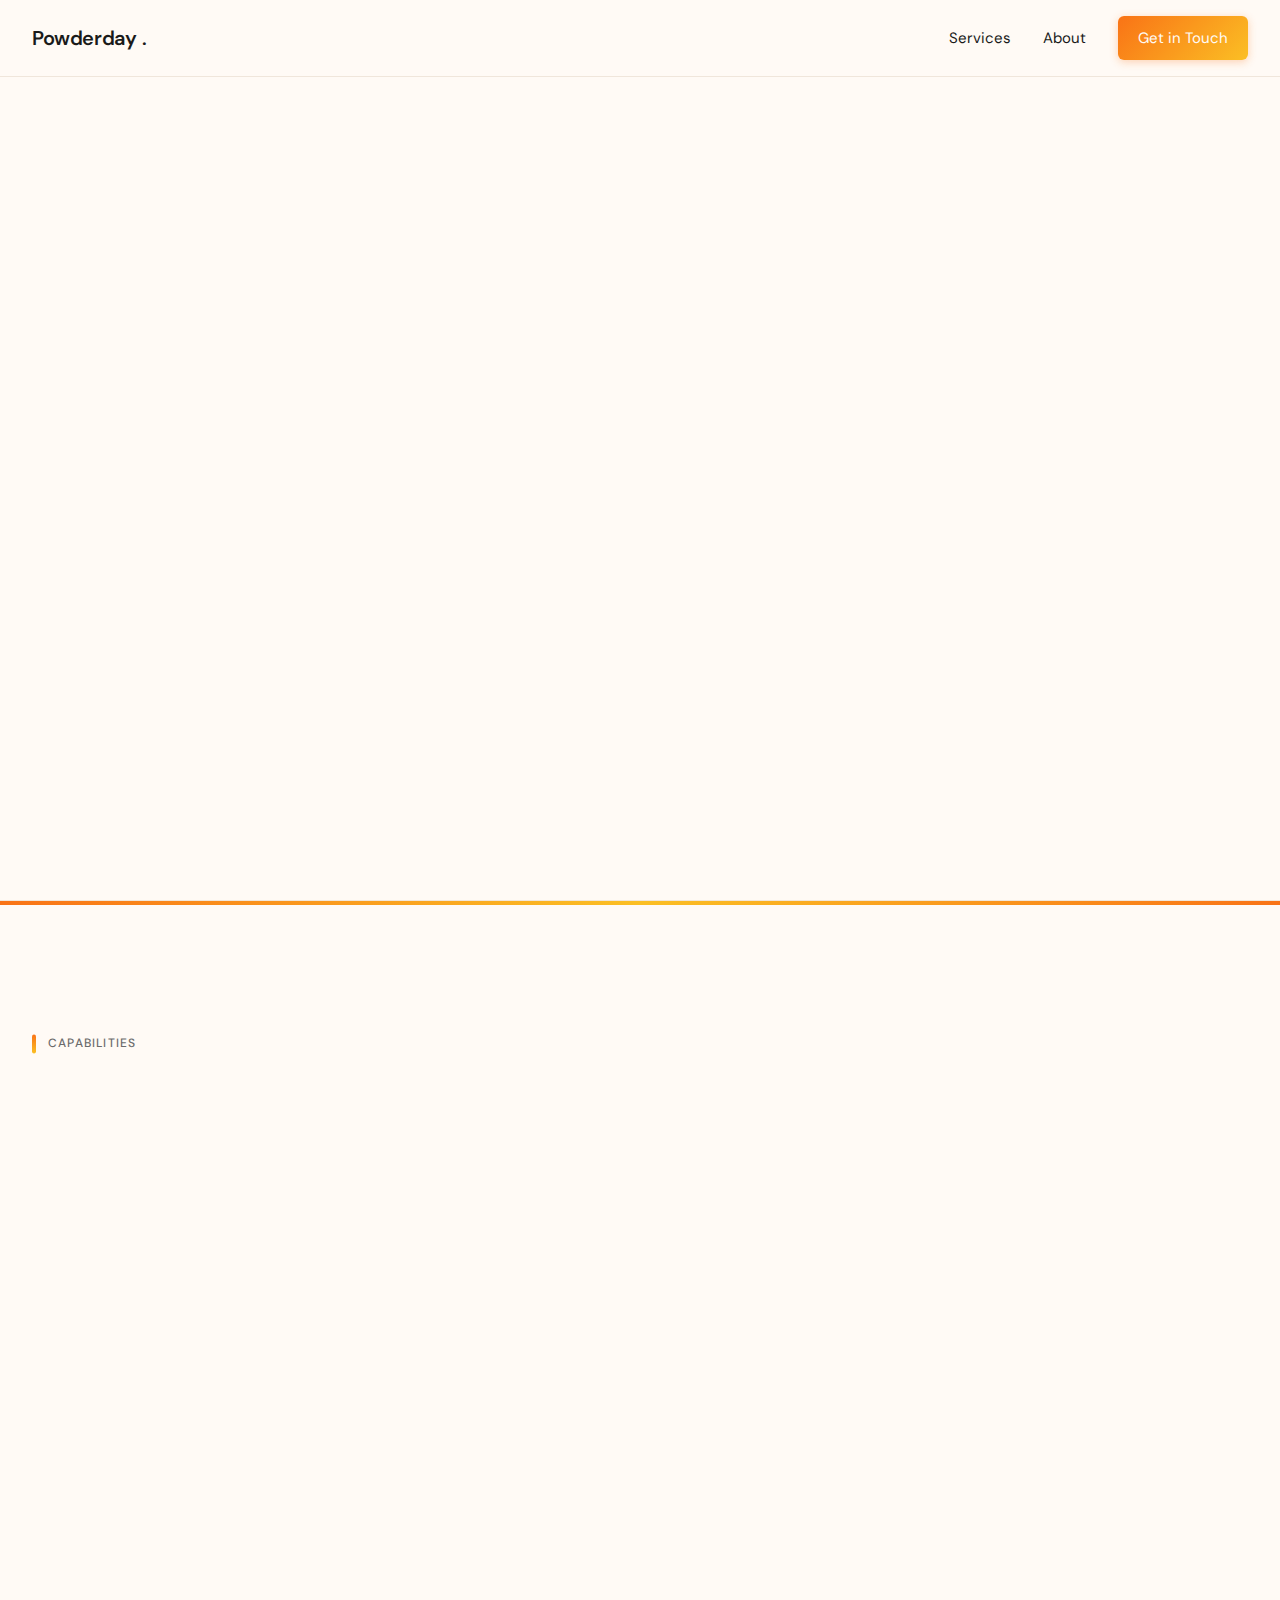
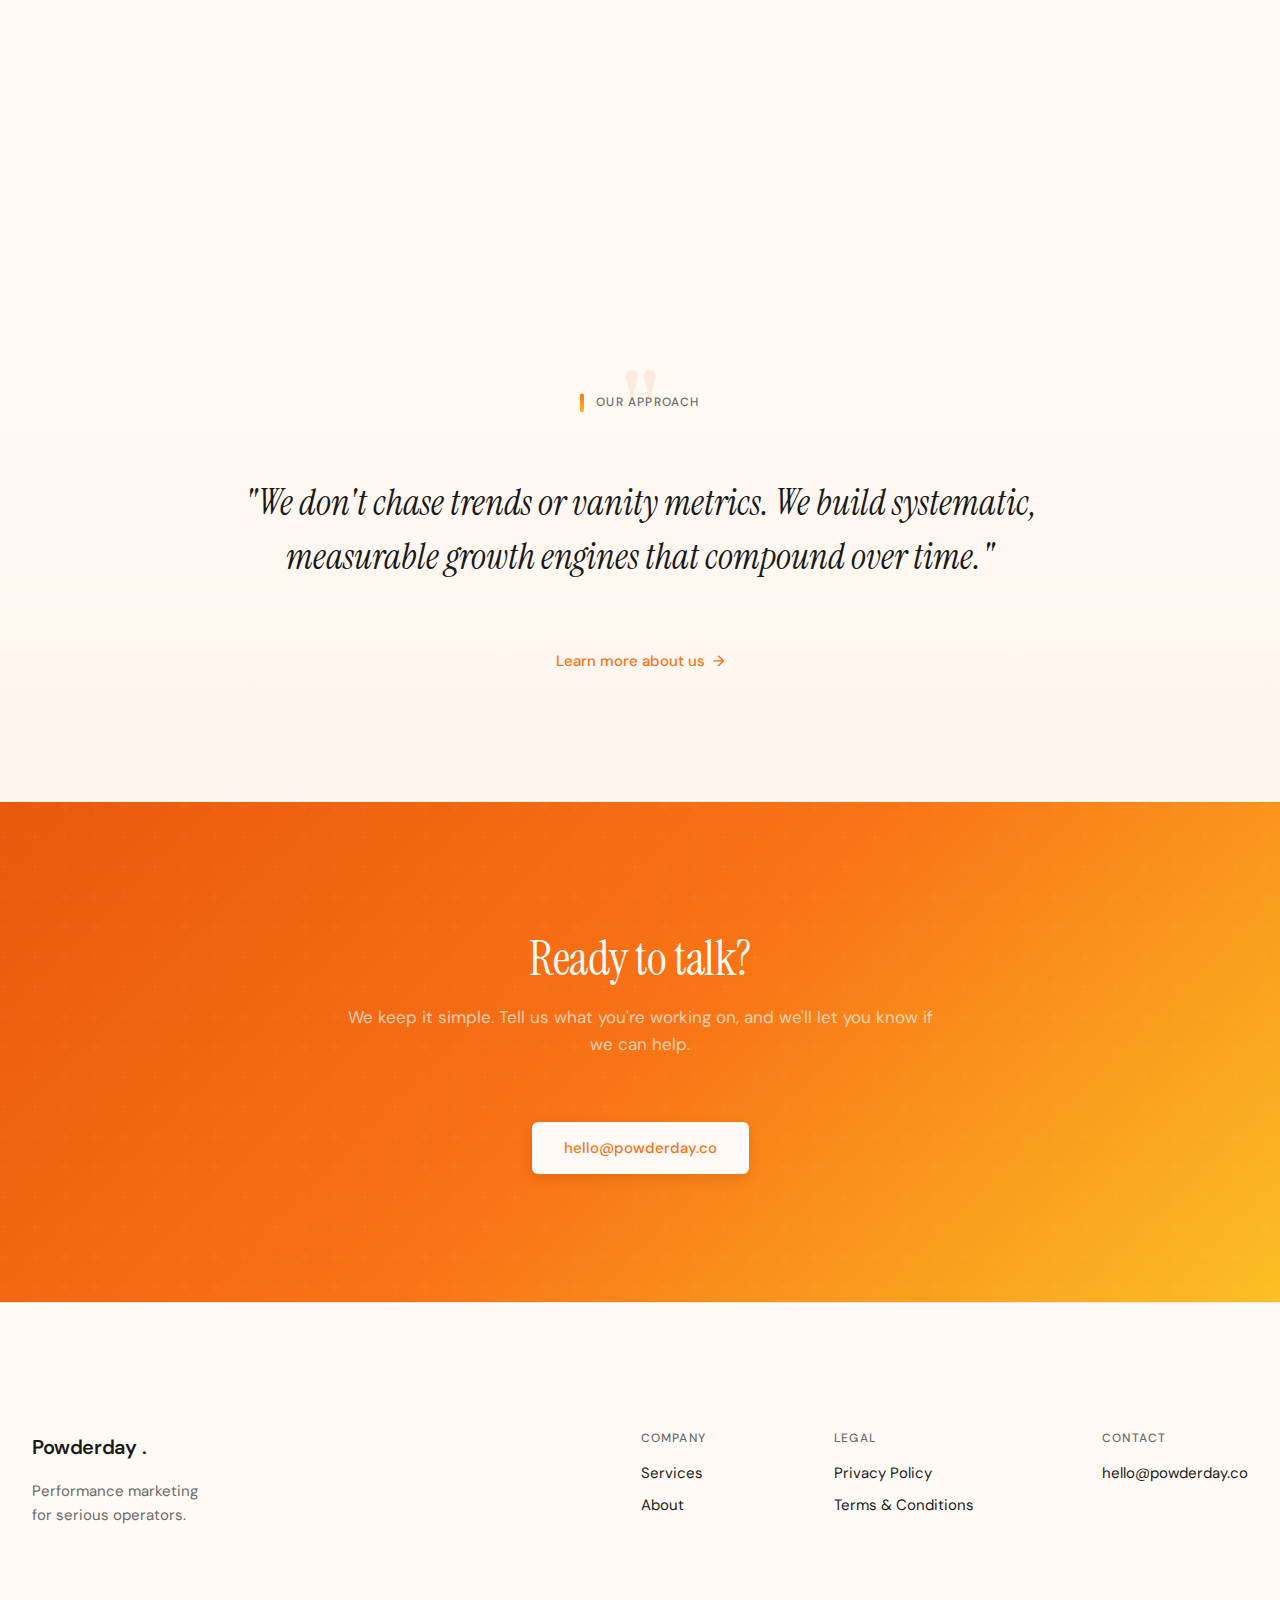
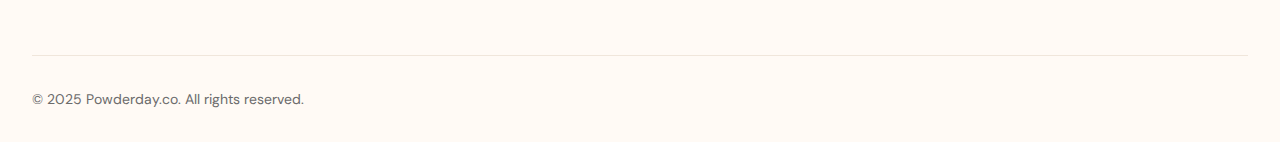
<file: index.html>
<!DOCTYPE html>
<html lang="en">
<head>
    <meta charset="UTF-8">
    <meta name="viewport" content="width=device-width, initial-scale=1.0">
    <title>Powderday.co | Performance Marketing & User Acquisition</title>
    <meta name="description" content="Powderday.co specializes in paid advertising, user acquisition, and monetization strategy across email and SMS channels.">
    <link rel="preconnect" href="https://fonts.googleapis.com">
    <link rel="preconnect" href="https://fonts.gstatic.com" crossorigin>
    <link href="https://fonts.googleapis.com/css2?family=DM+Sans:ital,opsz,wght@0,9..40,300;0,9..40,400;0,9..40,500;1,9..40,300;1,9..40,400&family=Instrument+Serif:ital@0;1&display=swap" rel="stylesheet">
    <link rel="stylesheet" href="styles.css">
</head>
<body>
    <nav class="nav">
        <div class="nav-container">
            <a href="index.html" class="logo">Powderday<span class="logo-dot">.</span></a>
            <div class="nav-links">
                <a href="services.html">Services</a>
                <a href="about.html">About</a>
                <a href="mailto:hello@powderday.co" class="nav-cta">Get in Touch</a>
            </div>
            <button class="mobile-menu-btn" aria-label="Menu">
                <span></span>
                <span></span>
            </button>
        </div>
    </nav>

    <div class="mobile-menu">
        <a href="services.html">Services</a>
        <a href="about.html">About</a>
        <a href="mailto:hello@powderday.co">Get in Touch</a>
    </div>

    <main>
        <section class="hero">
            <div class="hero-content">
                <h1>We help brands <em>acquire</em> and <em>monetize</em> customers.</h1>
                <p class="hero-sub">Paid advertising, user acquisition, and revenue optimization across email and SMS—built on data, delivered with precision.</p>
                <a href="services.html" class="btn">What We Do</a>
            </div>
        </section>

        <section class="capabilities">
            <div class="section-header">
                <span class="section-label">Capabilities</span>
            </div>
            <div class="capabilities-grid">
                <div class="capability-item">
                    <span class="capability-number">01</span>
                    <h3>Paid Advertising</h3>
                    <p>Strategic media buying across platforms that actually move the needle. We focus on efficiency and scale.</p>
                </div>
                <div class="capability-item">
                    <span class="capability-number">02</span>
                    <h3>User Acquisition</h3>
                    <p>Full-funnel acquisition strategies designed to bring in customers who convert and retain.</p>
                </div>
                <div class="capability-item">
                    <span class="capability-number">03</span>
                    <h3>Email Monetization</h3>
                    <p>Revenue-focused email programs that maximize the value of every subscriber on your list.</p>
                </div>
                <div class="capability-item">
                    <span class="capability-number">04</span>
                    <h3>SMS Strategy</h3>
                    <p>High-impact SMS campaigns that drive immediate action without burning out your audience.</p>
                </div>
            </div>
        </section>

        <section class="philosophy">
            <div class="philosophy-content">
                <span class="section-label">Our Approach</span>
                <blockquote>
                    "We don't chase trends or vanity metrics. We build systematic, measurable growth engines that compound over time."
                </blockquote>
                <a href="about.html" class="link-arrow">Learn more about us</a>
            </div>
        </section>

        <section class="cta-section">
            <div class="cta-content">
                <h2>Ready to talk?</h2>
                <p>We keep it simple. Tell us what you're working on, and we'll let you know if we can help.</p>
                <a href="mailto:hello@powderday.co" class="btn btn-light">hello@powderday.co</a>
            </div>
        </section>
    </main>

    <footer class="footer">
        <div class="footer-container">
            <div class="footer-brand">
                <a href="index.html" class="logo">Powderday<span class="logo-dot">.</span></a>
                <p>Performance marketing<br>for serious operators.</p>
            </div>
            <div class="footer-links">
                <div class="footer-col">
                    <h4>Company</h4>
                    <a href="services.html">Services</a>
                    <a href="about.html">About</a>
                </div>
                <div class="footer-col">
                    <h4>Legal</h4>
                    <a href="privacy.html">Privacy Policy</a>
                    <a href="terms.html">Terms & Conditions</a>
                </div>
                <div class="footer-col">
                    <h4>Contact</h4>
                    <a href="mailto:hello@powderday.co">hello@powderday.co</a>
                </div>
            </div>
        </div>
        <div class="footer-bottom">
            <p>&copy; 2025 Powderday.co. All rights reserved.</p>
        </div>
    </footer>

    <script src="script.js"></script>
</body>
</html>
</file>
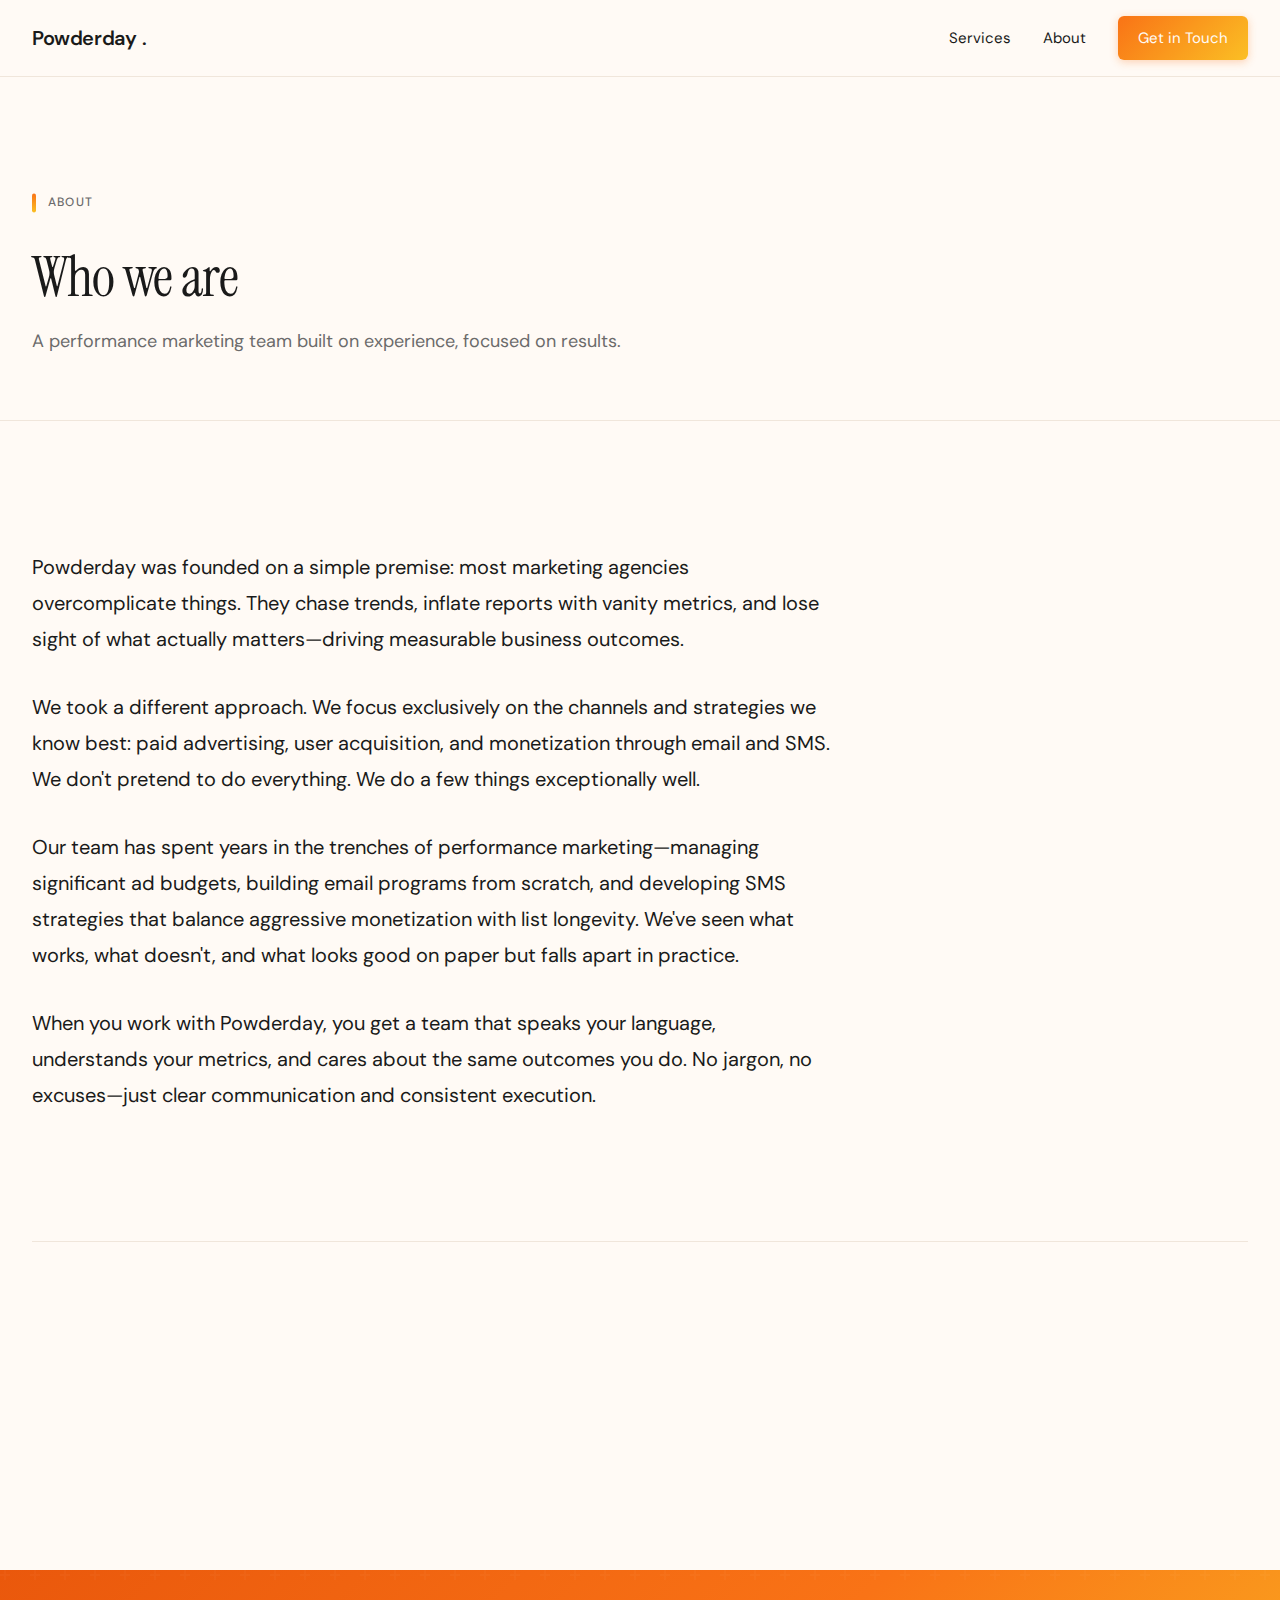
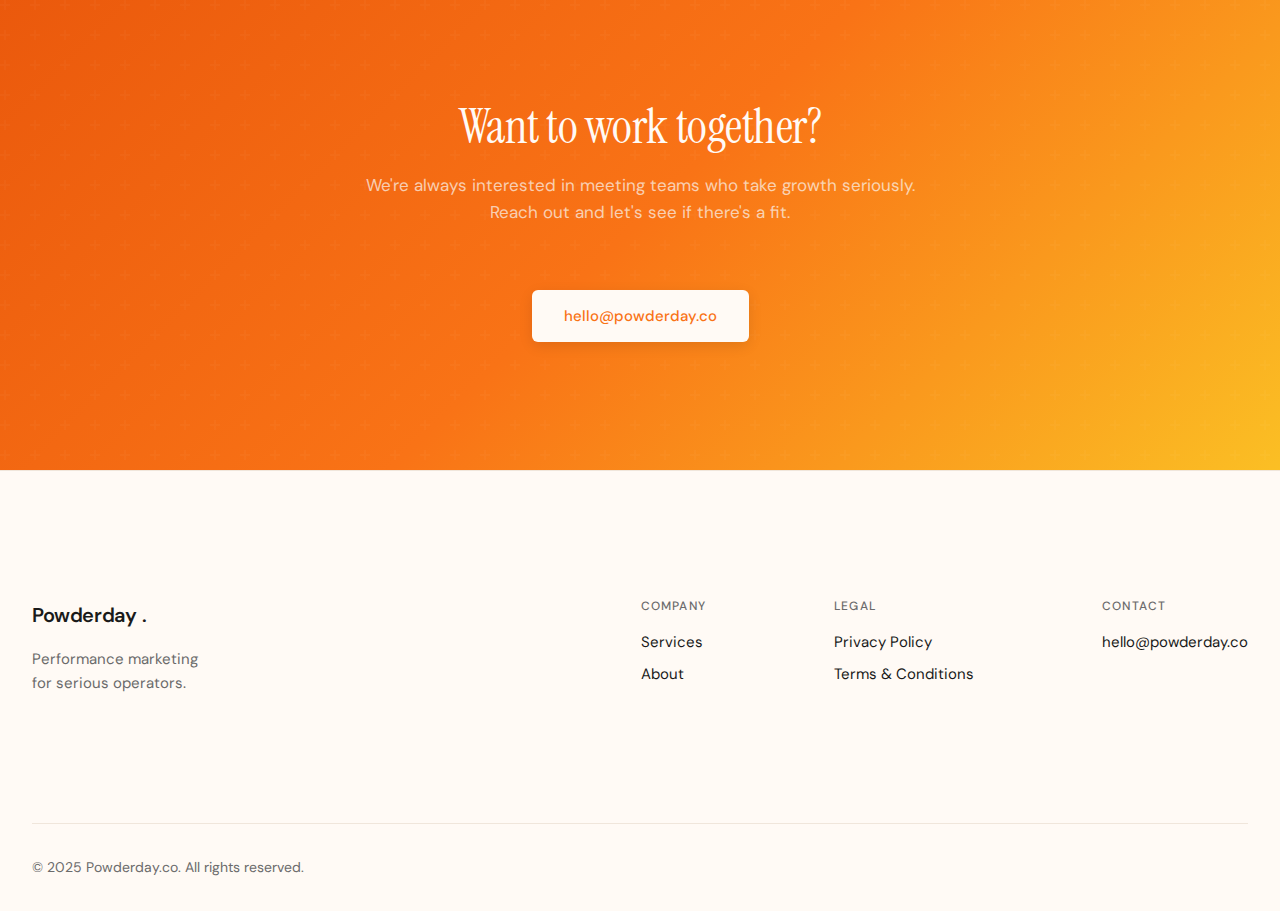
<file: about.html>
<!DOCTYPE html>
<html lang="en">
<head>
    <meta charset="UTF-8">
    <meta name="viewport" content="width=device-width, initial-scale=1.0">
    <title>About Us | Powderday.co</title>
    <meta name="description" content="Learn about Powderday.co and our approach to performance marketing.">
    <link rel="preconnect" href="https://fonts.googleapis.com">
    <link rel="preconnect" href="https://fonts.gstatic.com" crossorigin>
    <link href="https://fonts.googleapis.com/css2?family=DM+Sans:ital,opsz,wght@0,9..40,300;0,9..40,400;0,9..40,500;1,9..40,300;1,9..40,400&family=Instrument+Serif:ital@0;1&display=swap" rel="stylesheet">
    <link rel="stylesheet" href="styles.css">
</head>
<body>
    <nav class="nav">
        <div class="nav-container">
            <a href="index.html" class="logo">Powderday<span class="logo-dot">.</span></a>
            <div class="nav-links">
                <a href="services.html">Services</a>
                <a href="about.html">About</a>
                <a href="mailto:hello@powderday.co" class="nav-cta">Get in Touch</a>
            </div>
            <button class="mobile-menu-btn" aria-label="Menu">
                <span></span>
                <span></span>
            </button>
        </div>
    </nav>

    <div class="mobile-menu">
        <a href="services.html">Services</a>
        <a href="about.html">About</a>
        <a href="mailto:hello@powderday.co">Get in Touch</a>
    </div>

    <main>
        <header class="page-header">
            <div class="page-header-content">
                <span class="section-label">About</span>
                <h1>Who we are</h1>
                <p>A performance marketing team built on experience, focused on results.</p>
            </div>
        </header>

        <section class="about-section">
            <div class="about-container">
                
                <div class="about-intro">
                    <p>Powderday was founded on a simple premise: most marketing agencies overcomplicate things. They chase trends, inflate reports with vanity metrics, and lose sight of what actually matters—driving measurable business outcomes.</p>
                    
                    <p>We took a different approach. We focus exclusively on the channels and strategies we know best: paid advertising, user acquisition, and monetization through email and SMS. We don't pretend to do everything. We do a few things exceptionally well.</p>
                    
                    <p>Our team has spent years in the trenches of performance marketing—managing significant ad budgets, building email programs from scratch, and developing SMS strategies that balance aggressive monetization with list longevity. We've seen what works, what doesn't, and what looks good on paper but falls apart in practice.</p>
                    
                    <p>When you work with Powderday, you get a team that speaks your language, understands your metrics, and cares about the same outcomes you do. No jargon, no excuses—just clear communication and consistent execution.</p>
                </div>

                <div class="values-grid">
                    <div class="value-item">
                        <h3>Clarity over complexity</h3>
                        <p>We believe the best strategies are the ones you can explain in a sentence. If we can't articulate why we're doing something, we don't do it.</p>
                    </div>
                    <div class="value-item">
                        <h3>Results over activity</h3>
                        <p>We don't measure success by how busy we are. We measure it by the outcomes we deliver. Revenue, efficiency, and growth—that's what matters.</p>
                    </div>
                    <div class="value-item">
                        <h3>Partnership over service</h3>
                        <p>We work best with clients who see us as an extension of their team. We're invested in your success because your success is how we define ours.</p>
                    </div>
                </div>

            </div>
        </section>

        <section class="cta-section">
            <div class="cta-content">
                <h2>Want to work together?</h2>
                <p>We're always interested in meeting teams who take growth seriously. Reach out and let's see if there's a fit.</p>
                <a href="mailto:hello@powderday.co" class="btn btn-light">hello@powderday.co</a>
            </div>
        </section>
    </main>

    <footer class="footer">
        <div class="footer-container">
            <div class="footer-brand">
                <a href="index.html" class="logo">Powderday<span class="logo-dot">.</span></a>
                <p>Performance marketing<br>for serious operators.</p>
            </div>
            <div class="footer-links">
                <div class="footer-col">
                    <h4>Company</h4>
                    <a href="services.html">Services</a>
                    <a href="about.html">About</a>
                </div>
                <div class="footer-col">
                    <h4>Legal</h4>
                    <a href="privacy.html">Privacy Policy</a>
                    <a href="terms.html">Terms & Conditions</a>
                </div>
                <div class="footer-col">
                    <h4>Contact</h4>
                    <a href="mailto:hello@powderday.co">hello@powderday.co</a>
                </div>
            </div>
        </div>
        <div class="footer-bottom">
            <p>&copy; 2025 Powderday.co. All rights reserved.</p>
        </div>
    </footer>

    <script src="script.js"></script>
</body>
</html>
</file>
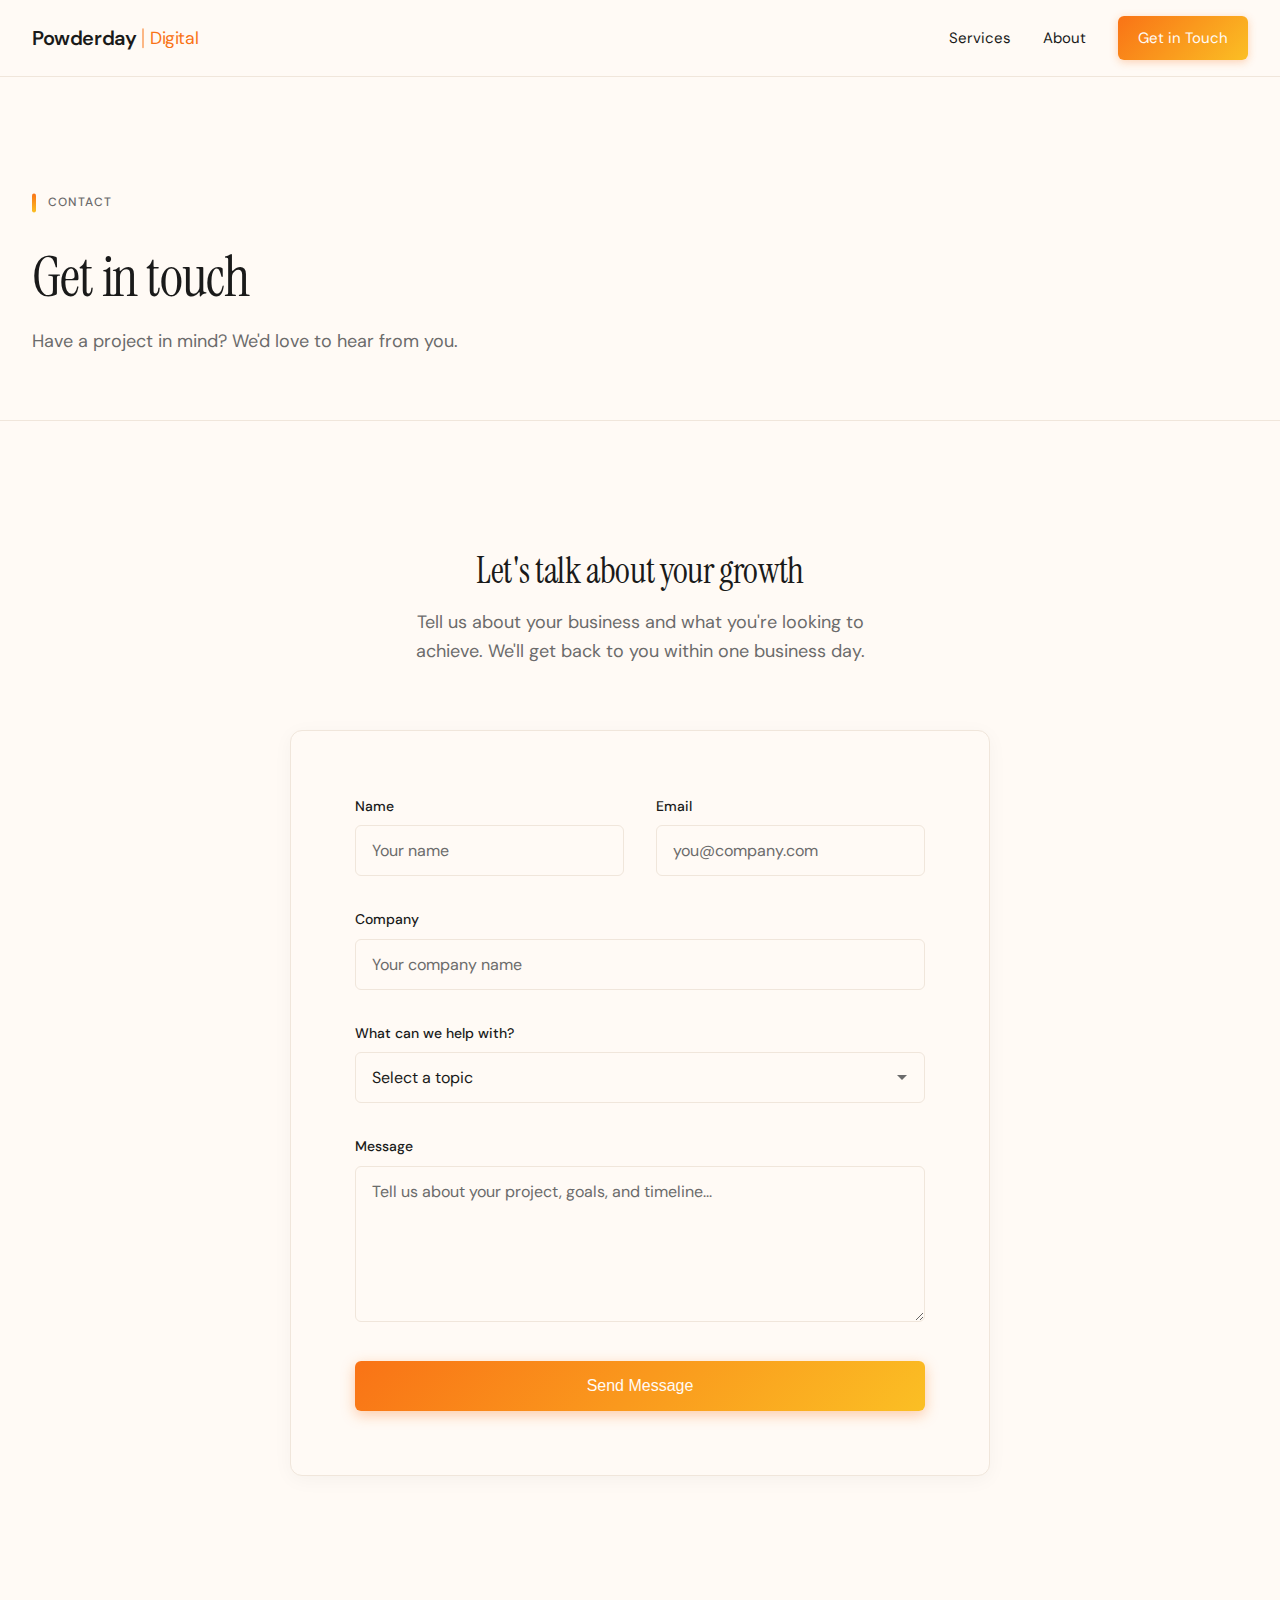
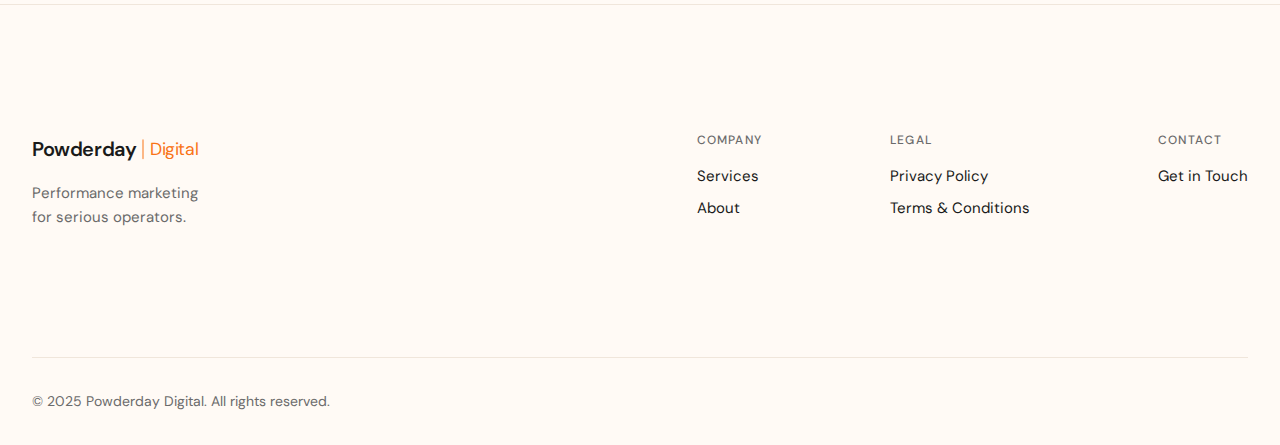
<file: contact.html>
<!DOCTYPE html>
<html lang="en">
<head>
    <meta charset="UTF-8">
    <meta name="viewport" content="width=device-width, initial-scale=1.0">
    <title>Contact Us | Powderday Digital</title>
    <meta name="description" content="Get in touch with Powderday Digital. We'd love to hear about your project.">
    <link rel="preconnect" href="https://fonts.googleapis.com">
    <link rel="preconnect" href="https://fonts.gstatic.com" crossorigin>
    <link href="https://fonts.googleapis.com/css2?family=DM+Sans:ital,opsz,wght@0,9..40,300;0,9..40,400;0,9..40,500;1,9..40,300;1,9..40,400&family=Instrument+Serif:ital@0;1&display=swap" rel="stylesheet">
    <link rel="stylesheet" href="styles.css">
</head>
<body>
    <nav class="nav">
        <div class="nav-container">
            <a href="index.html" class="logo">Powderday<span class="logo-accent">Digital</span></a>
            <div class="nav-links">
                <a href="services.html">Services</a>
                <a href="about.html">About</a>
                <a href="contact.html" class="nav-cta">Get in Touch</a>
            </div>
            <button class="mobile-menu-btn" aria-label="Menu">
                <span></span>
                <span></span>
            </button>
        </div>
    </nav>

    <div class="mobile-menu">
        <a href="services.html">Services</a>
        <a href="about.html">About</a>
        <a href="contact.html">Get in Touch</a>
    </div>

    <main>
        <header class="page-header">
            <div class="page-header-content">
                <span class="section-label">Contact</span>
                <h1>Get in touch</h1>
                <p>Have a project in mind? We'd love to hear from you.</p>
            </div>
        </header>

        <section class="contact-section">
            <div class="contact-container">
                <div class="contact-intro">
                    <h2>Let's talk about your growth</h2>
                    <p>Tell us about your business and what you're looking to achieve. We'll get back to you within one business day.</p>
                </div>

                <form class="contact-form" action="https://formsubmit.co/0a56fbc7c13dbd0cc9b4cd45f0c0bcf2" method="POST">
                    <!-- FormSubmit configuration -->
                    <input type="hidden" name="_subject" value="New contact from Powderday Digital website">
                    <input type="hidden" name="_captcha" value="false">
                    <input type="hidden" name="_template" value="table">
                    <input type="text" name="_honey" style="display:none">

                    <div class="form-row">
                        <div class="form-group">
                            <label for="name">Name</label>
                            <input type="text" id="name" name="name" required placeholder="Your name">
                        </div>
                        <div class="form-group">
                            <label for="email">Email</label>
                            <input type="email" id="email" name="email" required placeholder="you@company.com">
                        </div>
                    </div>

                    <div class="form-group">
                        <label for="company">Company</label>
                        <input type="text" id="company" name="company" placeholder="Your company name">
                    </div>

                    <div class="form-group">
                        <label for="subject">What can we help with?</label>
                        <select id="subject" name="subject" required>
                            <option value="" disabled selected>Select a topic</option>
                            <option value="Paid Advertising">Paid Advertising</option>
                            <option value="User Acquisition">User Acquisition</option>
                            <option value="Email Monetization">Email Monetization</option>
                            <option value="SMS Strategy">SMS Strategy</option>
                            <option value="General Inquiry">General Inquiry</option>
                        </select>
                    </div>

                    <div class="form-group">
                        <label for="message">Message</label>
                        <textarea id="message" name="message" rows="6" required placeholder="Tell us about your project, goals, and timeline..."></textarea>
                    </div>

                    <button type="submit" class="btn btn-submit">Send Message</button>
                </form>
            </div>
        </section>
    </main>

    <footer class="footer">
        <div class="footer-container">
            <div class="footer-brand">
                <a href="index.html" class="logo">Powderday<span class="logo-accent">Digital</span></a>
                <p>Performance marketing<br>for serious operators.</p>
            </div>
            <div class="footer-links">
                <div class="footer-col">
                    <h4>Company</h4>
                    <a href="services.html">Services</a>
                    <a href="about.html">About</a>
                </div>
                <div class="footer-col">
                    <h4>Legal</h4>
                    <a href="privacy.html">Privacy Policy</a>
                    <a href="terms.html">Terms & Conditions</a>
                </div>
                <div class="footer-col">
                    <h4>Contact</h4>
                    <a href="contact.html">Get in Touch</a>
                </div>
            </div>
        </div>
        <div class="footer-bottom">
            <p>&copy; 2025 Powderday Digital. All rights reserved.</p>
        </div>
    </footer>

    <script src="script.js"></script>
</body>
</html>
</file>
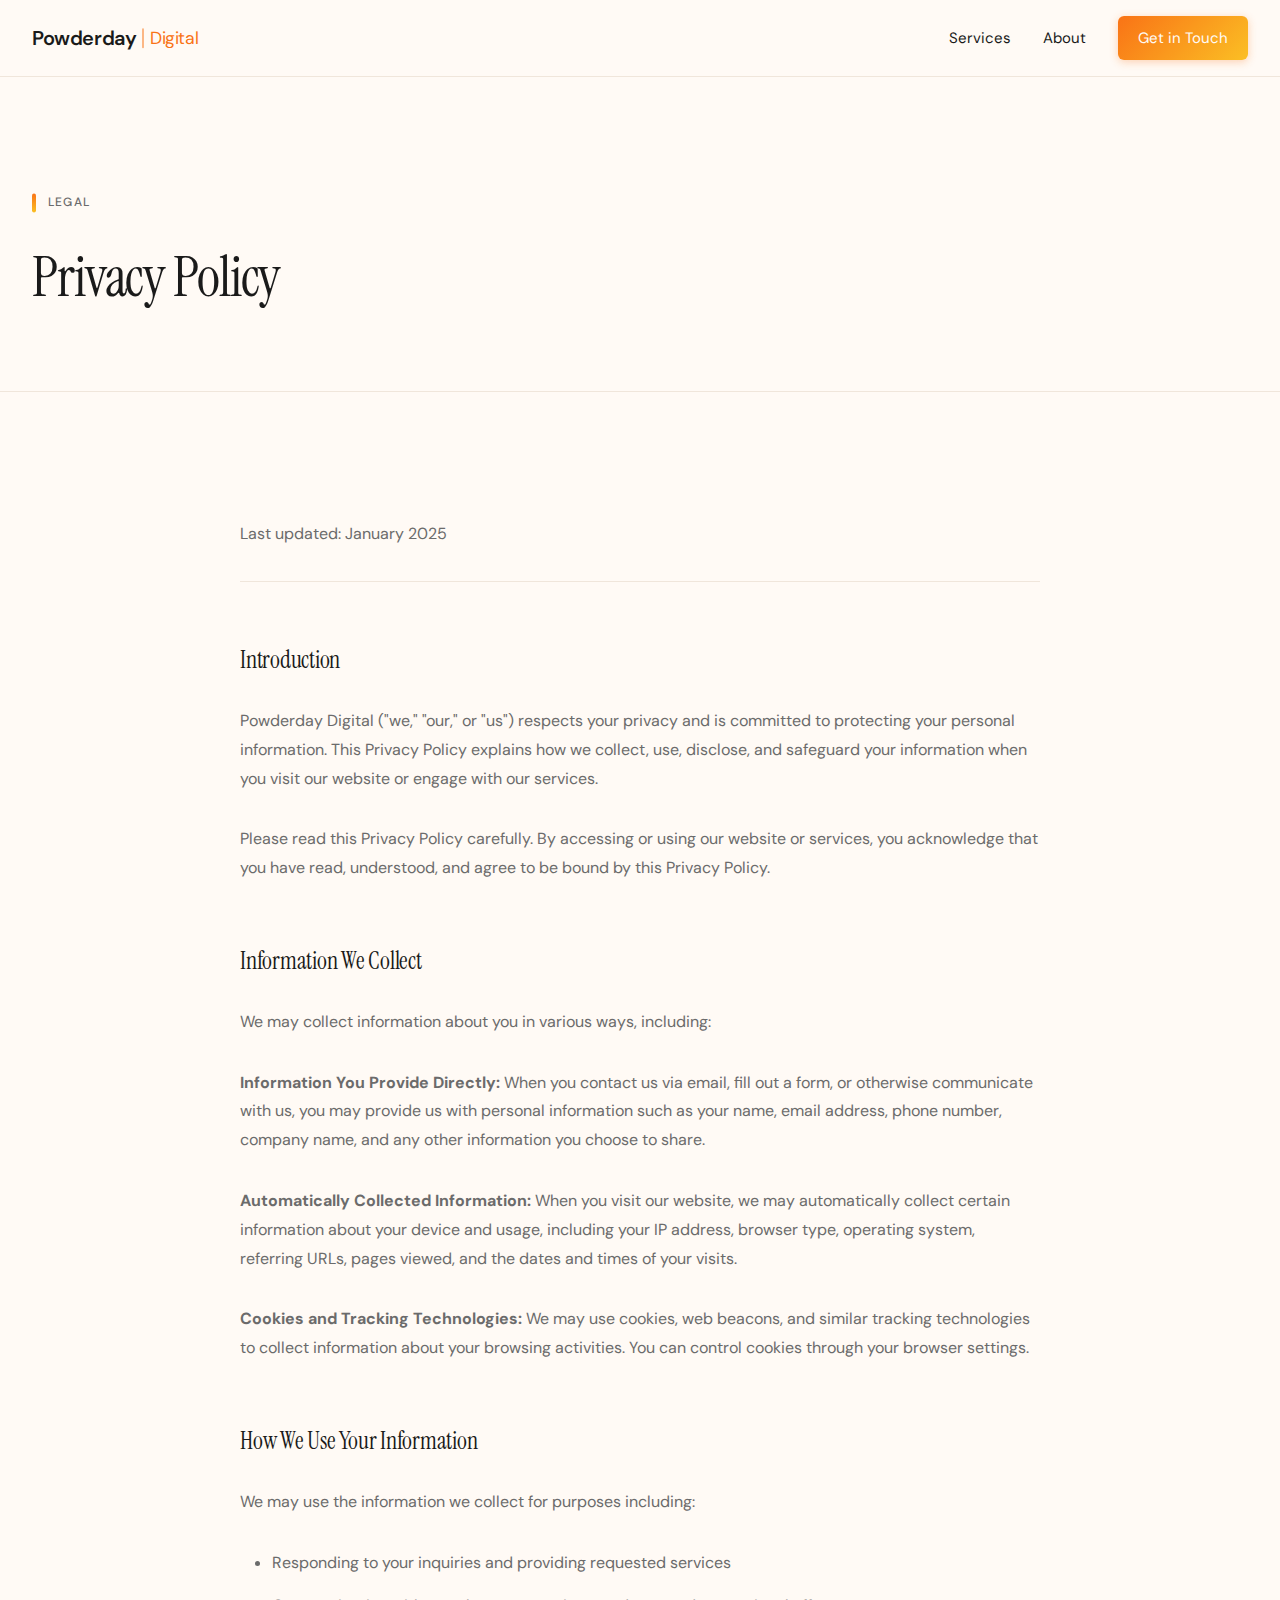
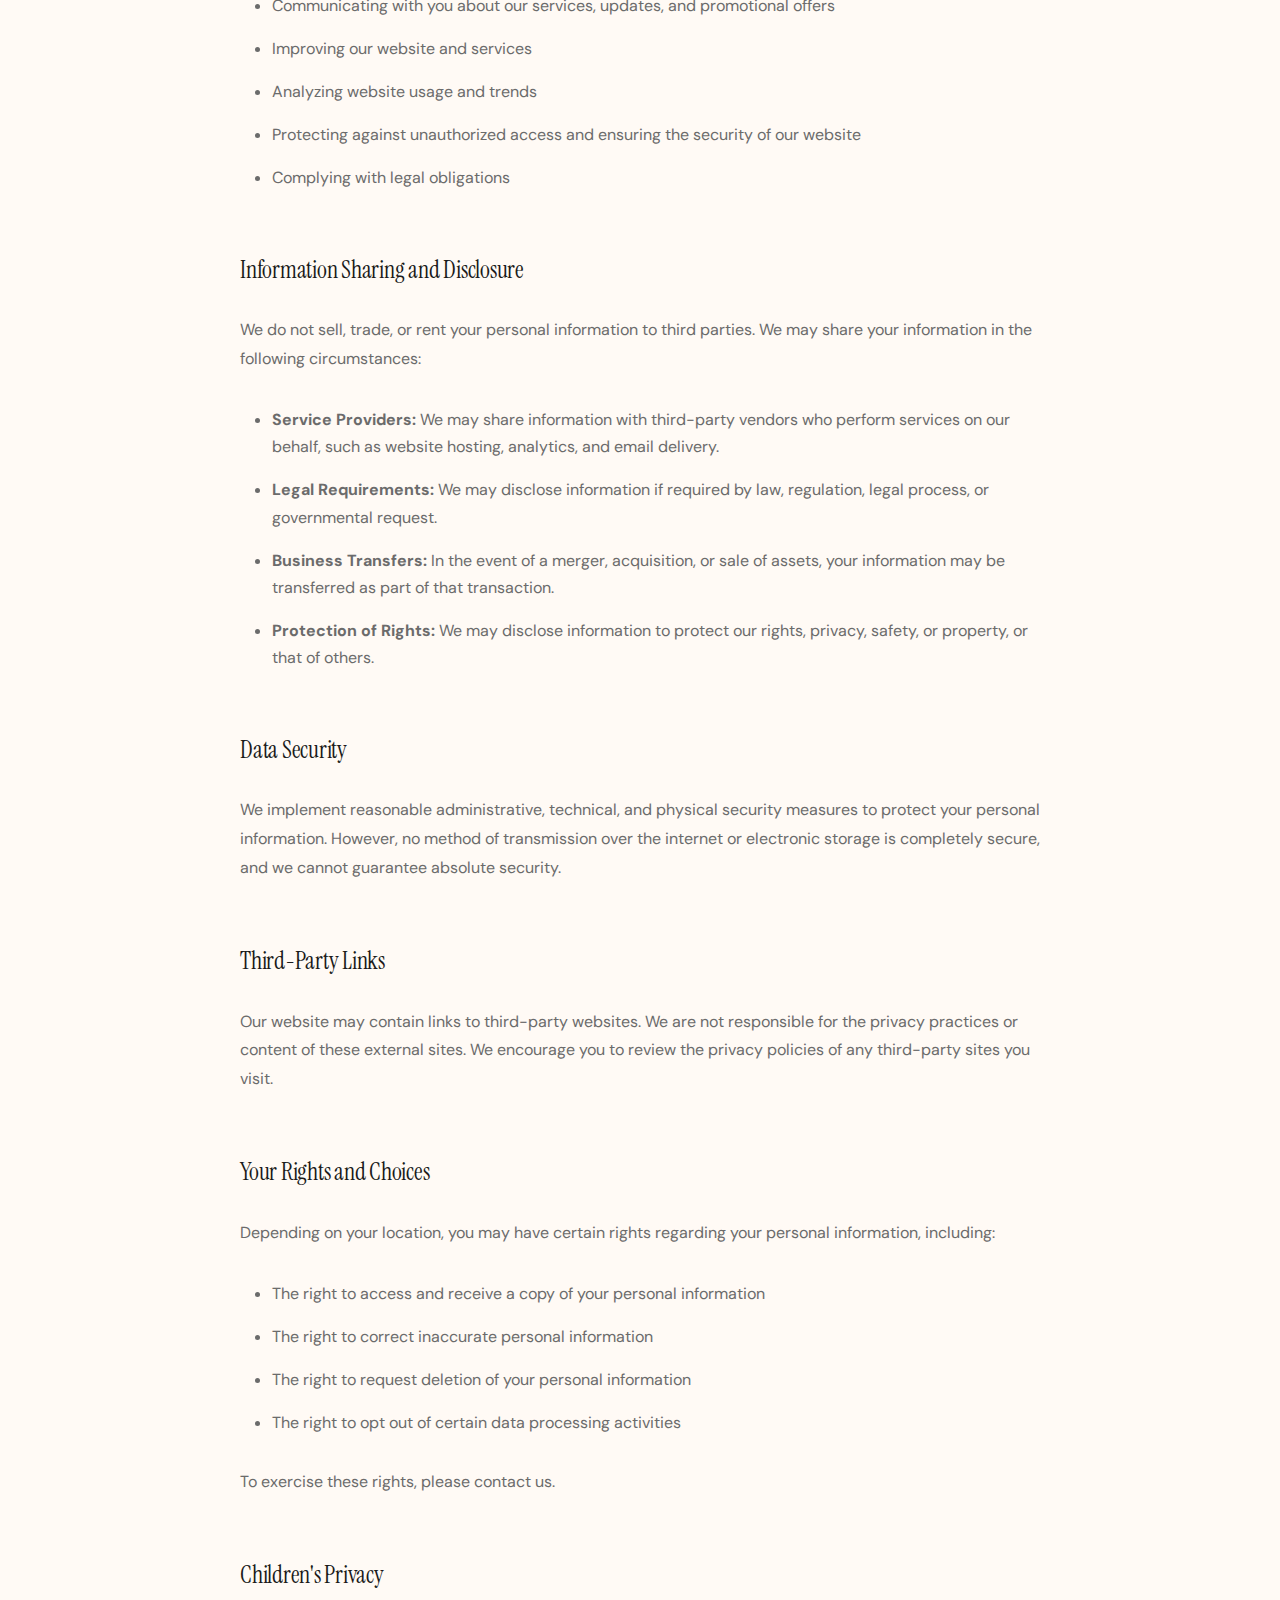
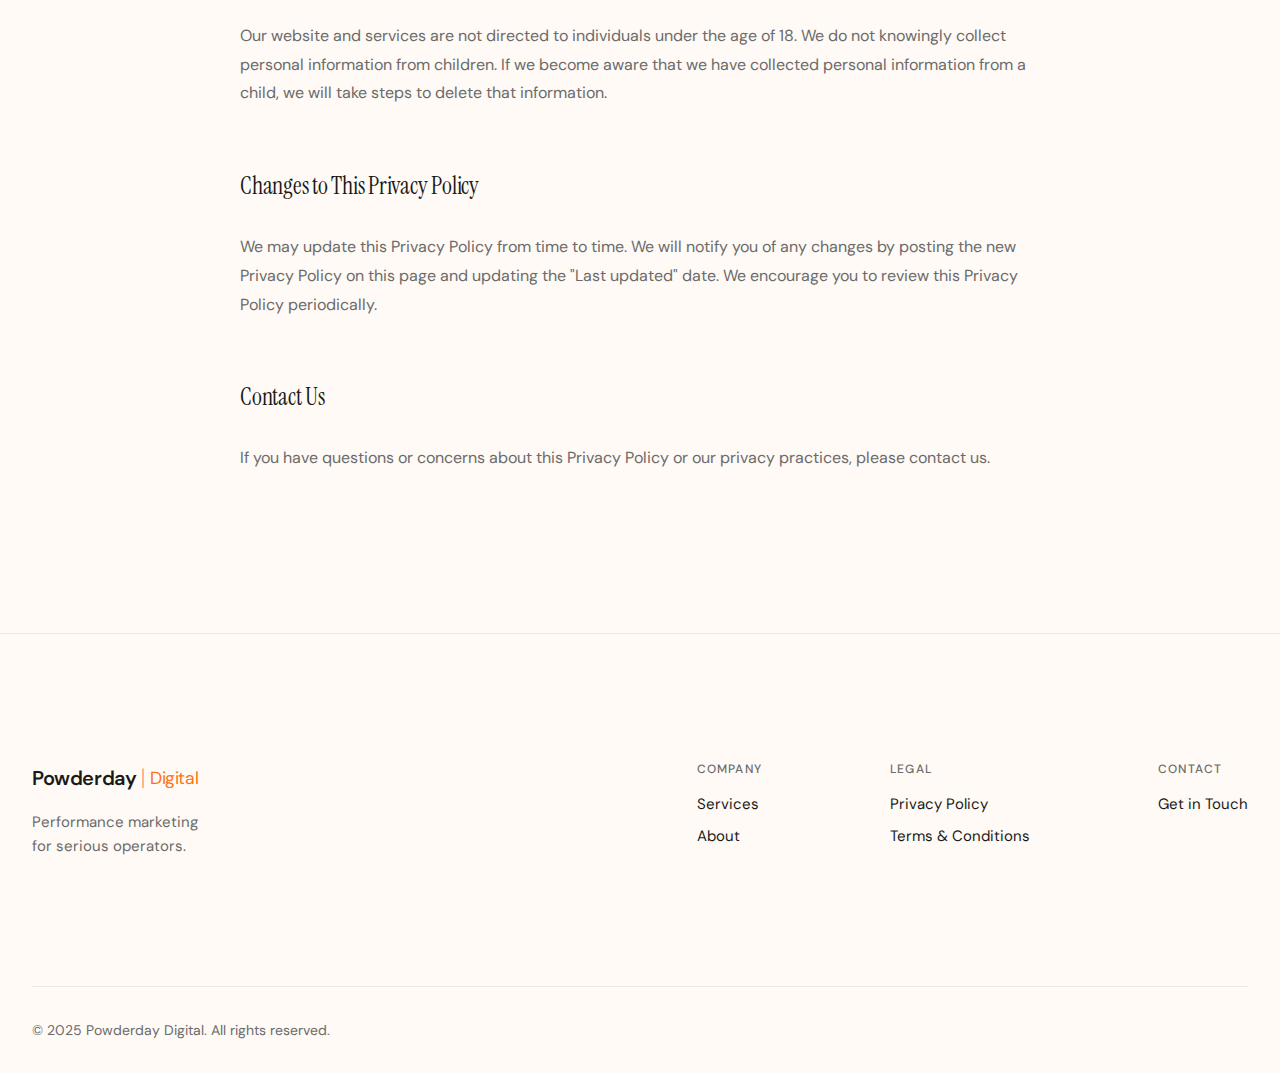
<file: privacy.html>
<!DOCTYPE html>
<html lang="en">
<head>
    <meta charset="UTF-8">
    <meta name="viewport" content="width=device-width, initial-scale=1.0">
    <title>Privacy Policy | Powderday Digital</title>
    <meta name="description" content="Privacy Policy for Powderday Digital">
    <link rel="preconnect" href="https://fonts.googleapis.com">
    <link rel="preconnect" href="https://fonts.gstatic.com" crossorigin>
    <link href="https://fonts.googleapis.com/css2?family=DM+Sans:ital,opsz,wght@0,9..40,300;0,9..40,400;0,9..40,500;1,9..40,300;1,9..40,400&family=Instrument+Serif:ital@0;1&display=swap" rel="stylesheet">
    <link rel="stylesheet" href="styles.css">
</head>
<body>
    <nav class="nav">
        <div class="nav-container">
            <a href="index.html" class="logo">Powderday<span class="logo-accent">Digital</span></a>
            <div class="nav-links">
                <a href="services.html">Services</a>
                <a href="about.html">About</a>
                <a href="contact.html" class="nav-cta">Get in Touch</a>
            </div>
            <button class="mobile-menu-btn" aria-label="Menu">
                <span></span>
                <span></span>
            </button>
        </div>
    </nav>

    <div class="mobile-menu">
        <a href="services.html">Services</a>
        <a href="about.html">About</a>
        <a href="contact.html">Get in Touch</a>
    </div>

    <main>
        <header class="page-header">
            <div class="page-header-content">
                <span class="section-label">Legal</span>
                <h1>Privacy Policy</h1>
            </div>
        </header>

        <section class="legal-section">
            <div class="legal-container">
                
                <p class="legal-meta">Last updated: January 2025</p>

                <h2>Introduction</h2>
                <p>Powderday Digital ("we," "our," or "us") respects your privacy and is committed to protecting your personal information. This Privacy Policy explains how we collect, use, disclose, and safeguard your information when you visit our website or engage with our services.</p>
                <p>Please read this Privacy Policy carefully. By accessing or using our website or services, you acknowledge that you have read, understood, and agree to be bound by this Privacy Policy.</p>

                <h2>Information We Collect</h2>
                <p>We may collect information about you in various ways, including:</p>
                <p><strong>Information You Provide Directly:</strong> When you contact us via email, fill out a form, or otherwise communicate with us, you may provide us with personal information such as your name, email address, phone number, company name, and any other information you choose to share.</p>
                <p><strong>Automatically Collected Information:</strong> When you visit our website, we may automatically collect certain information about your device and usage, including your IP address, browser type, operating system, referring URLs, pages viewed, and the dates and times of your visits.</p>
                <p><strong>Cookies and Tracking Technologies:</strong> We may use cookies, web beacons, and similar tracking technologies to collect information about your browsing activities. You can control cookies through your browser settings.</p>

                <h2>How We Use Your Information</h2>
                <p>We may use the information we collect for purposes including:</p>
                <ul>
                    <li>Responding to your inquiries and providing requested services</li>
                    <li>Communicating with you about our services, updates, and promotional offers</li>
                    <li>Improving our website and services</li>
                    <li>Analyzing website usage and trends</li>
                    <li>Protecting against unauthorized access and ensuring the security of our website</li>
                    <li>Complying with legal obligations</li>
                </ul>

                <h2>Information Sharing and Disclosure</h2>
                <p>We do not sell, trade, or rent your personal information to third parties. We may share your information in the following circumstances:</p>
                <ul>
                    <li><strong>Service Providers:</strong> We may share information with third-party vendors who perform services on our behalf, such as website hosting, analytics, and email delivery.</li>
                    <li><strong>Legal Requirements:</strong> We may disclose information if required by law, regulation, legal process, or governmental request.</li>
                    <li><strong>Business Transfers:</strong> In the event of a merger, acquisition, or sale of assets, your information may be transferred as part of that transaction.</li>
                    <li><strong>Protection of Rights:</strong> We may disclose information to protect our rights, privacy, safety, or property, or that of others.</li>
                </ul>

                <h2>Data Security</h2>
                <p>We implement reasonable administrative, technical, and physical security measures to protect your personal information. However, no method of transmission over the internet or electronic storage is completely secure, and we cannot guarantee absolute security.</p>

                <h2>Third-Party Links</h2>
                <p>Our website may contain links to third-party websites. We are not responsible for the privacy practices or content of these external sites. We encourage you to review the privacy policies of any third-party sites you visit.</p>

                <h2>Your Rights and Choices</h2>
                <p>Depending on your location, you may have certain rights regarding your personal information, including:</p>
                <ul>
                    <li>The right to access and receive a copy of your personal information</li>
                    <li>The right to correct inaccurate personal information</li>
                    <li>The right to request deletion of your personal information</li>
                    <li>The right to opt out of certain data processing activities</li>
                </ul>
                <p>To exercise these rights, please <a href="contact.html">contact us</a>.</p>

                <h2>Children's Privacy</h2>
                <p>Our website and services are not directed to individuals under the age of 18. We do not knowingly collect personal information from children. If we become aware that we have collected personal information from a child, we will take steps to delete that information.</p>

                <h2>Changes to This Privacy Policy</h2>
                <p>We may update this Privacy Policy from time to time. We will notify you of any changes by posting the new Privacy Policy on this page and updating the "Last updated" date. We encourage you to review this Privacy Policy periodically.</p>

                <h2>Contact Us</h2>
                <p>If you have questions or concerns about this Privacy Policy or our privacy practices, please <a href="contact.html">contact us</a>.</p>

            </div>
        </section>
    </main>

    <footer class="footer">
        <div class="footer-container">
            <div class="footer-brand">
                <a href="index.html" class="logo">Powderday<span class="logo-accent">Digital</span></a>
                <p>Performance marketing<br>for serious operators.</p>
            </div>
            <div class="footer-links">
                <div class="footer-col">
                    <h4>Company</h4>
                    <a href="services.html">Services</a>
                    <a href="about.html">About</a>
                </div>
                <div class="footer-col">
                    <h4>Legal</h4>
                    <a href="privacy.html">Privacy Policy</a>
                    <a href="terms.html">Terms & Conditions</a>
                </div>
                <div class="footer-col">
                    <h4>Contact</h4>
                    <a href="contact.html">Get in Touch</a>
                </div>
            </div>
        </div>
        <div class="footer-bottom">
            <p>&copy; 2025 Powderday Digital. All rights reserved.</p>
        </div>
    </footer>

    <script src="script.js"></script>
</body>
</html>
</file>
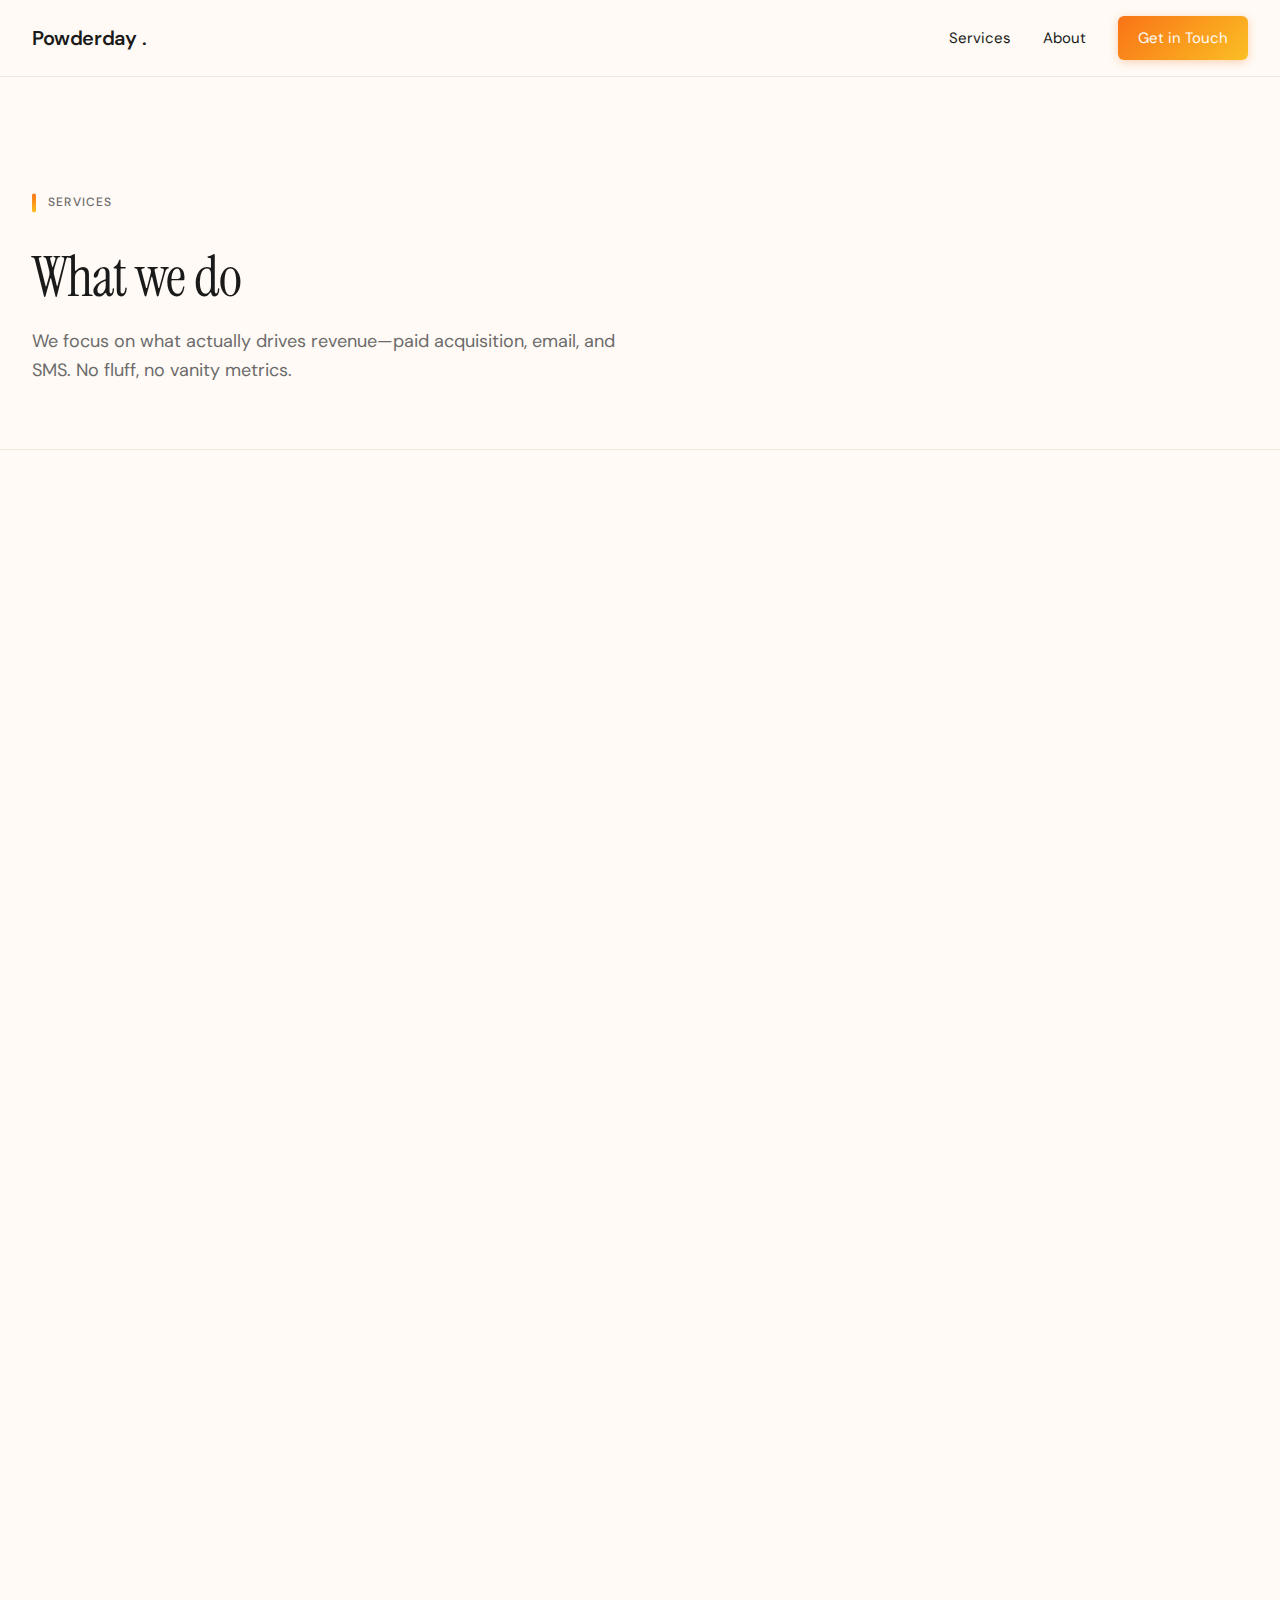
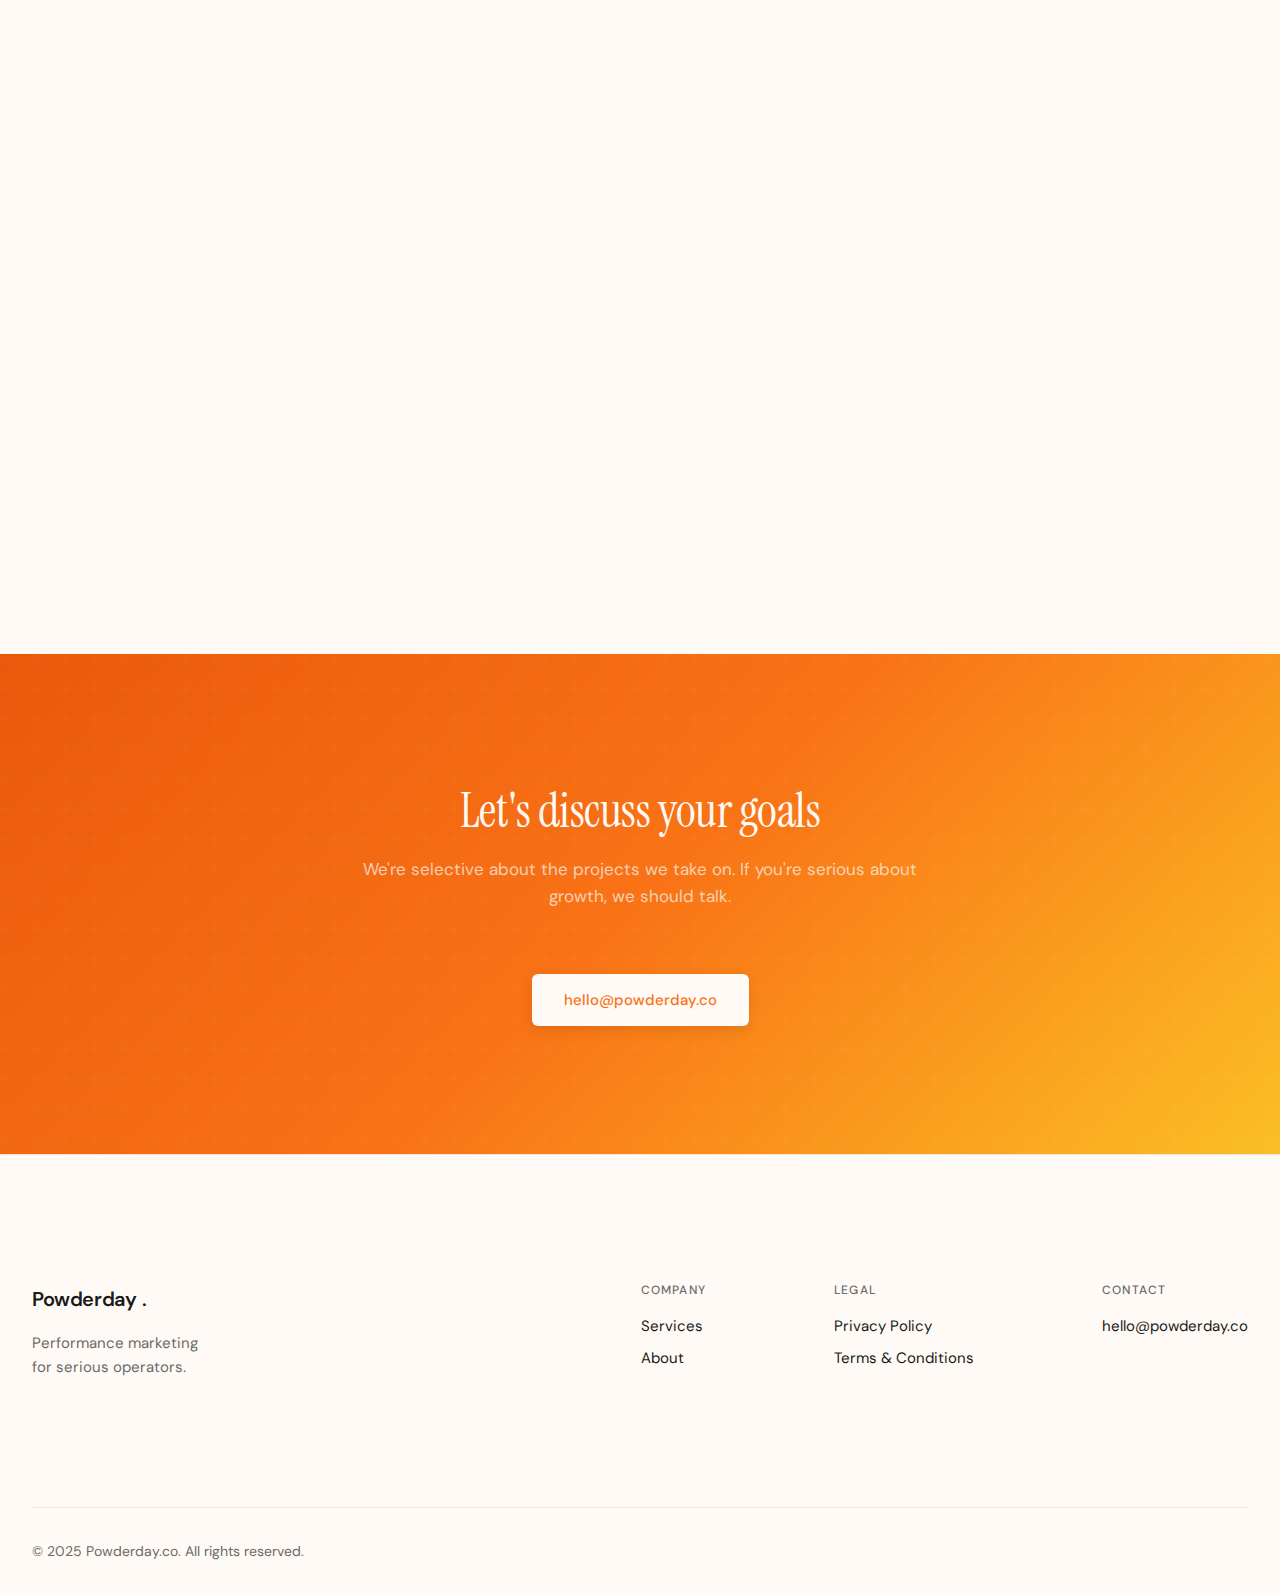
<file: services.html>
<!DOCTYPE html>
<html lang="en">
<head>
    <meta charset="UTF-8">
    <meta name="viewport" content="width=device-width, initial-scale=1.0">
    <title>Our Services | Powderday.co</title>
    <meta name="description" content="Paid advertising, user acquisition, email monetization, and SMS strategy services from Powderday.co.">
    <link rel="preconnect" href="https://fonts.googleapis.com">
    <link rel="preconnect" href="https://fonts.gstatic.com" crossorigin>
    <link href="https://fonts.googleapis.com/css2?family=DM+Sans:ital,opsz,wght@0,9..40,300;0,9..40,400;0,9..40,500;1,9..40,300;1,9..40,400&family=Instrument+Serif:ital@0;1&display=swap" rel="stylesheet">
    <link rel="stylesheet" href="styles.css">
</head>
<body>
    <nav class="nav">
        <div class="nav-container">
            <a href="index.html" class="logo">Powderday<span class="logo-dot">.</span></a>
            <div class="nav-links">
                <a href="services.html">Services</a>
                <a href="about.html">About</a>
                <a href="mailto:hello@powderday.co" class="nav-cta">Get in Touch</a>
            </div>
            <button class="mobile-menu-btn" aria-label="Menu">
                <span></span>
                <span></span>
            </button>
        </div>
    </nav>

    <div class="mobile-menu">
        <a href="services.html">Services</a>
        <a href="about.html">About</a>
        <a href="mailto:hello@powderday.co">Get in Touch</a>
    </div>

    <main>
        <header class="page-header">
            <div class="page-header-content">
                <span class="section-label">Services</span>
                <h1>What we do</h1>
                <p>We focus on what actually drives revenue—paid acquisition, email, and SMS. No fluff, no vanity metrics.</p>
            </div>
        </header>

        <section class="services-section">
            <div class="services-container">
                
                <div class="service-block">
                    <div class="service-title">
                        <h2>Paid Advertising</h2>
                    </div>
                    <div class="service-content">
                        <p>We build and manage paid media campaigns that prioritize efficiency and sustainable scale. Our approach is rooted in rigorous testing, clear attribution, and continuous optimization. We don't believe in "set it and forget it"—every campaign is actively managed to maximize return on ad spend.</p>
                        <ul class="service-list">
                            <li>Media buying strategy</li>
                            <li>Campaign architecture</li>
                            <li>Creative testing frameworks</li>
                            <li>Attribution modeling</li>
                            <li>Budget allocation</li>
                            <li>Performance reporting</li>
                        </ul>
                    </div>
                </div>

                <div class="service-block">
                    <div class="service-title">
                        <h2>User Acquisition</h2>
                    </div>
                    <div class="service-content">
                        <p>Acquiring customers is only valuable if those customers convert and stick around. We design full-funnel acquisition strategies that focus on quality over quantity—bringing in users who match your ideal customer profile and have the highest likelihood of becoming long-term customers.</p>
                        <ul class="service-list">
                            <li>Funnel strategy</li>
                            <li>Landing page optimization</li>
                            <li>Lead qualification</li>
                            <li>Conversion rate optimization</li>
                            <li>Customer journey mapping</li>
                            <li>Audience development</li>
                        </ul>
                    </div>
                </div>

                <div class="service-block">
                    <div class="service-title">
                        <h2>Email Monetization</h2>
                    </div>
                    <div class="service-content">
                        <p>Your email list is one of your most valuable assets. We help you extract maximum value from every subscriber through strategic campaigns, optimized send cadences, and carefully constructed monetization partnerships. Whether it's selling your own products or integrating third-party offers, we build programs that generate consistent revenue.</p>
                        <ul class="service-list">
                            <li>Monetization strategy</li>
                            <li>Campaign management</li>
                            <li>Send cadence optimization</li>
                            <li>Deliverability management</li>
                            <li>A/B testing programs</li>
                            <li>Revenue reporting</li>
                        </ul>
                    </div>
                </div>

                <div class="service-block">
                    <div class="service-title">
                        <h2>SMS Strategy</h2>
                    </div>
                    <div class="service-content">
                        <p>SMS is a high-impact channel that demands respect. Used well, it drives immediate action and builds customer loyalty. Used poorly, it burns your list and damages your brand. We develop SMS strategies that balance aggressive monetization with long-term list health.</p>
                        <ul class="service-list">
                            <li>SMS program development</li>
                            <li>Compliance management</li>
                            <li>Campaign timing optimization</li>
                            <li>Segmentation strategy</li>
                            <li>Message testing</li>
                            <li>Opt-out rate management</li>
                        </ul>
                    </div>
                </div>

            </div>
        </section>

        <section class="cta-section">
            <div class="cta-content">
                <h2>Let's discuss your goals</h2>
                <p>We're selective about the projects we take on. If you're serious about growth, we should talk.</p>
                <a href="mailto:hello@powderday.co" class="btn btn-light">hello@powderday.co</a>
            </div>
        </section>
    </main>

    <footer class="footer">
        <div class="footer-container">
            <div class="footer-brand">
                <a href="index.html" class="logo">Powderday<span class="logo-dot">.</span></a>
                <p>Performance marketing<br>for serious operators.</p>
            </div>
            <div class="footer-links">
                <div class="footer-col">
                    <h4>Company</h4>
                    <a href="services.html">Services</a>
                    <a href="about.html">About</a>
                </div>
                <div class="footer-col">
                    <h4>Legal</h4>
                    <a href="privacy.html">Privacy Policy</a>
                    <a href="terms.html">Terms & Conditions</a>
                </div>
                <div class="footer-col">
                    <h4>Contact</h4>
                    <a href="mailto:hello@powderday.co">hello@powderday.co</a>
                </div>
            </div>
        </div>
        <div class="footer-bottom">
            <p>&copy; 2025 Powderday.co. All rights reserved.</p>
        </div>
    </footer>

    <script src="script.js"></script>
</body>
</html>
</file>
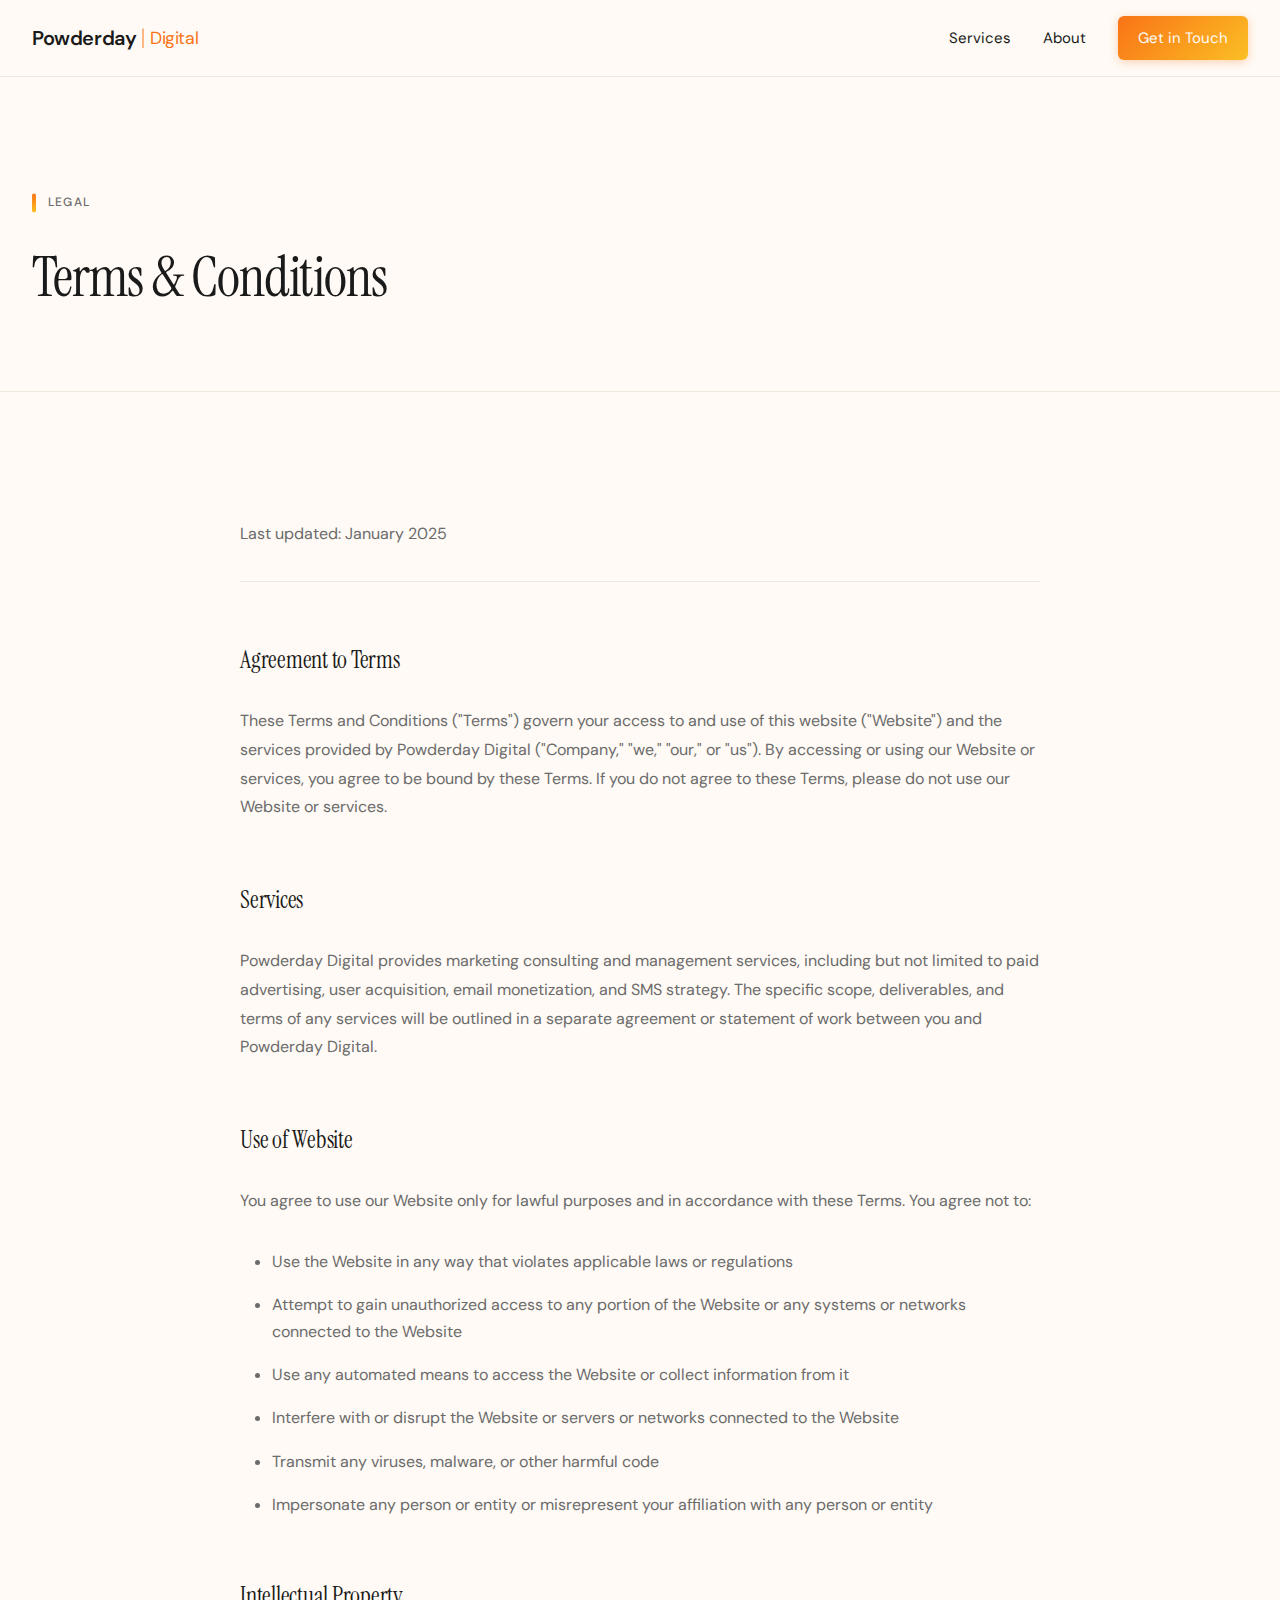
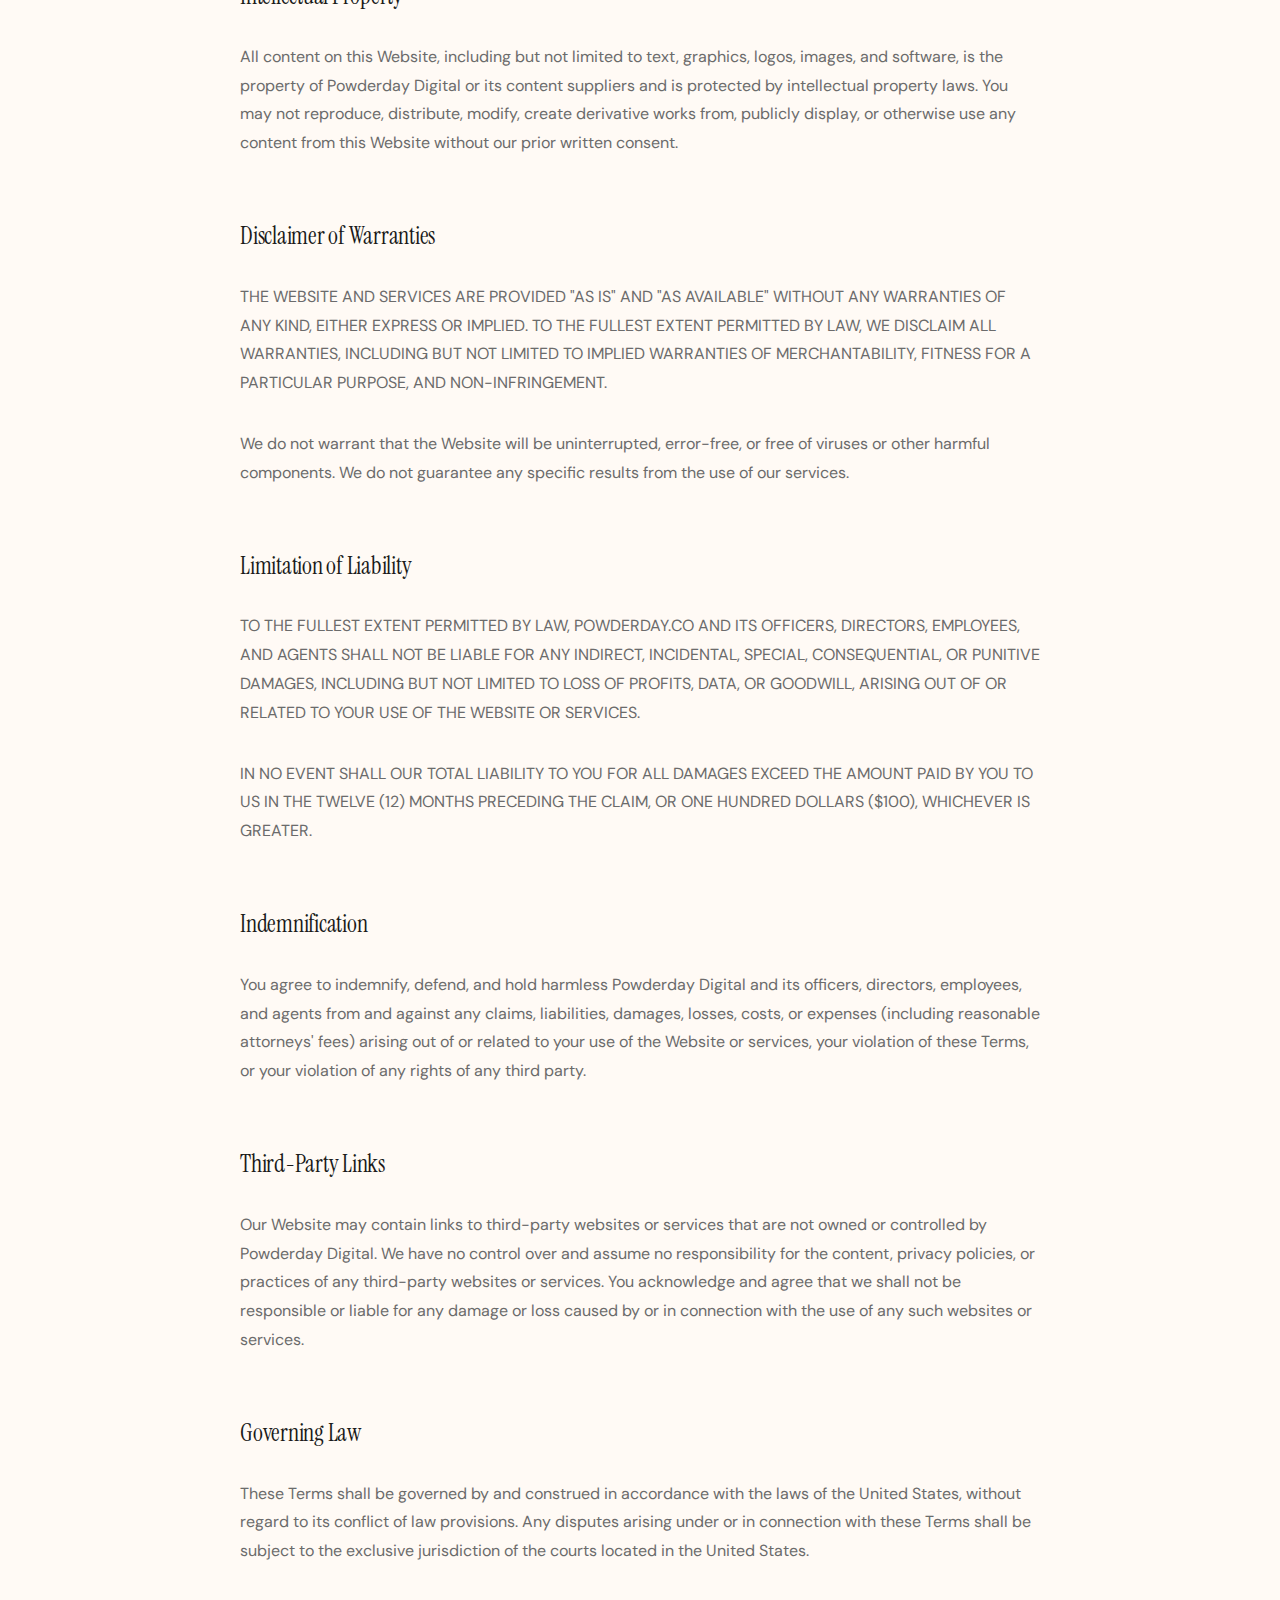
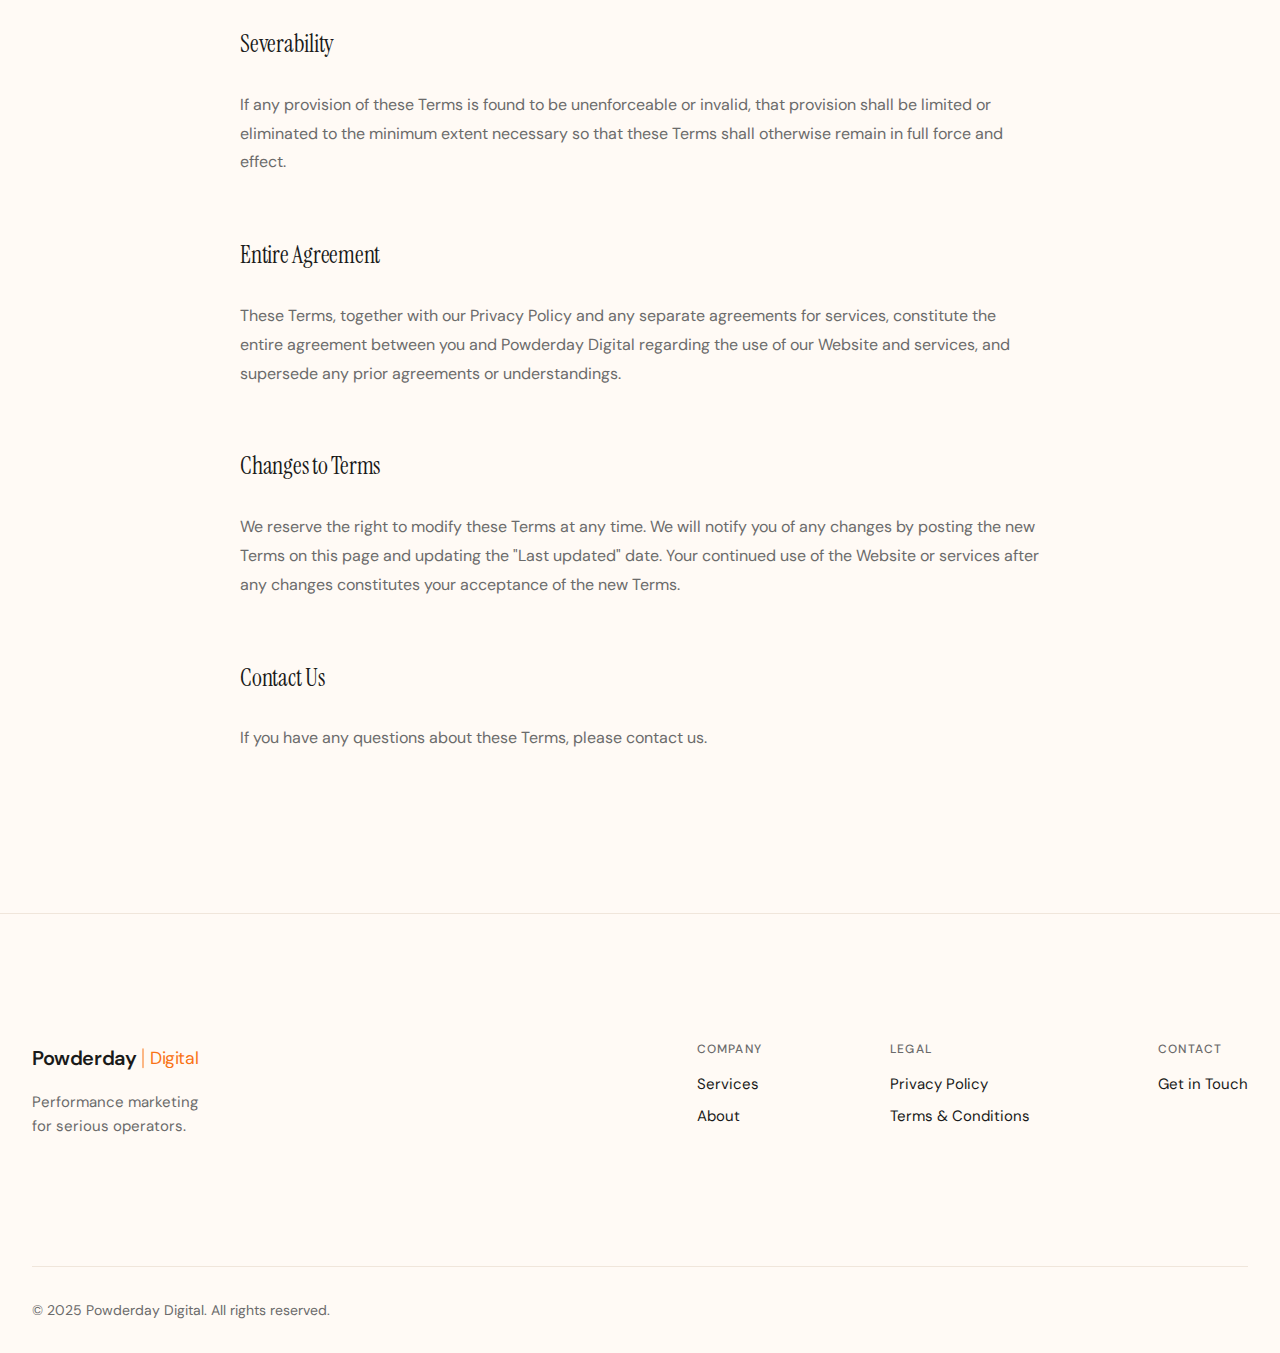
<file: terms.html>
<!DOCTYPE html>
<html lang="en">
<head>
    <meta charset="UTF-8">
    <meta name="viewport" content="width=device-width, initial-scale=1.0">
    <title>Terms & Conditions | Powderday Digital</title>
    <meta name="description" content="Terms and Conditions for Powderday Digital">
    <link rel="preconnect" href="https://fonts.googleapis.com">
    <link rel="preconnect" href="https://fonts.gstatic.com" crossorigin>
    <link href="https://fonts.googleapis.com/css2?family=DM+Sans:ital,opsz,wght@0,9..40,300;0,9..40,400;0,9..40,500;1,9..40,300;1,9..40,400&family=Instrument+Serif:ital@0;1&display=swap" rel="stylesheet">
    <link rel="stylesheet" href="styles.css">
</head>
<body>
    <nav class="nav">
        <div class="nav-container">
            <a href="index.html" class="logo">Powderday<span class="logo-accent">Digital</span></a>
            <div class="nav-links">
                <a href="services.html">Services</a>
                <a href="about.html">About</a>
                <a href="contact.html" class="nav-cta">Get in Touch</a>
            </div>
            <button class="mobile-menu-btn" aria-label="Menu">
                <span></span>
                <span></span>
            </button>
        </div>
    </nav>

    <div class="mobile-menu">
        <a href="services.html">Services</a>
        <a href="about.html">About</a>
        <a href="contact.html">Get in Touch</a>
    </div>

    <main>
        <header class="page-header">
            <div class="page-header-content">
                <span class="section-label">Legal</span>
                <h1>Terms & Conditions</h1>
            </div>
        </header>

        <section class="legal-section">
            <div class="legal-container">
                
                <p class="legal-meta">Last updated: January 2025</p>

                <h2>Agreement to Terms</h2>
                <p>These Terms and Conditions ("Terms") govern your access to and use of this website ("Website") and the services provided by Powderday Digital ("Company," "we," "our," or "us"). By accessing or using our Website or services, you agree to be bound by these Terms. If you do not agree to these Terms, please do not use our Website or services.</p>

                <h2>Services</h2>
                <p>Powderday Digital provides marketing consulting and management services, including but not limited to paid advertising, user acquisition, email monetization, and SMS strategy. The specific scope, deliverables, and terms of any services will be outlined in a separate agreement or statement of work between you and Powderday Digital.</p>

                <h2>Use of Website</h2>
                <p>You agree to use our Website only for lawful purposes and in accordance with these Terms. You agree not to:</p>
                <ul>
                    <li>Use the Website in any way that violates applicable laws or regulations</li>
                    <li>Attempt to gain unauthorized access to any portion of the Website or any systems or networks connected to the Website</li>
                    <li>Use any automated means to access the Website or collect information from it</li>
                    <li>Interfere with or disrupt the Website or servers or networks connected to the Website</li>
                    <li>Transmit any viruses, malware, or other harmful code</li>
                    <li>Impersonate any person or entity or misrepresent your affiliation with any person or entity</li>
                </ul>

                <h2>Intellectual Property</h2>
                <p>All content on this Website, including but not limited to text, graphics, logos, images, and software, is the property of Powderday Digital or its content suppliers and is protected by intellectual property laws. You may not reproduce, distribute, modify, create derivative works from, publicly display, or otherwise use any content from this Website without our prior written consent.</p>

                <h2>Disclaimer of Warranties</h2>
                <p>THE WEBSITE AND SERVICES ARE PROVIDED "AS IS" AND "AS AVAILABLE" WITHOUT ANY WARRANTIES OF ANY KIND, EITHER EXPRESS OR IMPLIED. TO THE FULLEST EXTENT PERMITTED BY LAW, WE DISCLAIM ALL WARRANTIES, INCLUDING BUT NOT LIMITED TO IMPLIED WARRANTIES OF MERCHANTABILITY, FITNESS FOR A PARTICULAR PURPOSE, AND NON-INFRINGEMENT.</p>
                <p>We do not warrant that the Website will be uninterrupted, error-free, or free of viruses or other harmful components. We do not guarantee any specific results from the use of our services.</p>

                <h2>Limitation of Liability</h2>
                <p>TO THE FULLEST EXTENT PERMITTED BY LAW, POWDERDAY.CO AND ITS OFFICERS, DIRECTORS, EMPLOYEES, AND AGENTS SHALL NOT BE LIABLE FOR ANY INDIRECT, INCIDENTAL, SPECIAL, CONSEQUENTIAL, OR PUNITIVE DAMAGES, INCLUDING BUT NOT LIMITED TO LOSS OF PROFITS, DATA, OR GOODWILL, ARISING OUT OF OR RELATED TO YOUR USE OF THE WEBSITE OR SERVICES.</p>
                <p>IN NO EVENT SHALL OUR TOTAL LIABILITY TO YOU FOR ALL DAMAGES EXCEED THE AMOUNT PAID BY YOU TO US IN THE TWELVE (12) MONTHS PRECEDING THE CLAIM, OR ONE HUNDRED DOLLARS ($100), WHICHEVER IS GREATER.</p>

                <h2>Indemnification</h2>
                <p>You agree to indemnify, defend, and hold harmless Powderday Digital and its officers, directors, employees, and agents from and against any claims, liabilities, damages, losses, costs, or expenses (including reasonable attorneys' fees) arising out of or related to your use of the Website or services, your violation of these Terms, or your violation of any rights of any third party.</p>

                <h2>Third-Party Links</h2>
                <p>Our Website may contain links to third-party websites or services that are not owned or controlled by Powderday Digital. We have no control over and assume no responsibility for the content, privacy policies, or practices of any third-party websites or services. You acknowledge and agree that we shall not be responsible or liable for any damage or loss caused by or in connection with the use of any such websites or services.</p>

                <h2>Governing Law</h2>
                <p>These Terms shall be governed by and construed in accordance with the laws of the United States, without regard to its conflict of law provisions. Any disputes arising under or in connection with these Terms shall be subject to the exclusive jurisdiction of the courts located in the United States.</p>

                <h2>Severability</h2>
                <p>If any provision of these Terms is found to be unenforceable or invalid, that provision shall be limited or eliminated to the minimum extent necessary so that these Terms shall otherwise remain in full force and effect.</p>

                <h2>Entire Agreement</h2>
                <p>These Terms, together with our Privacy Policy and any separate agreements for services, constitute the entire agreement between you and Powderday Digital regarding the use of our Website and services, and supersede any prior agreements or understandings.</p>

                <h2>Changes to Terms</h2>
                <p>We reserve the right to modify these Terms at any time. We will notify you of any changes by posting the new Terms on this page and updating the "Last updated" date. Your continued use of the Website or services after any changes constitutes your acceptance of the new Terms.</p>

                <h2>Contact Us</h2>
                <p>If you have any questions about these Terms, please <a href="contact.html">contact us</a>.</p>

            </div>
        </section>
    </main>

    <footer class="footer">
        <div class="footer-container">
            <div class="footer-brand">
                <a href="index.html" class="logo">Powderday<span class="logo-accent">Digital</span></a>
                <p>Performance marketing<br>for serious operators.</p>
            </div>
            <div class="footer-links">
                <div class="footer-col">
                    <h4>Company</h4>
                    <a href="services.html">Services</a>
                    <a href="about.html">About</a>
                </div>
                <div class="footer-col">
                    <h4>Legal</h4>
                    <a href="privacy.html">Privacy Policy</a>
                    <a href="terms.html">Terms & Conditions</a>
                </div>
                <div class="footer-col">
                    <h4>Contact</h4>
                    <a href="contact.html">Get in Touch</a>
                </div>
            </div>
        </div>
        <div class="footer-bottom">
            <p>&copy; 2025 Powderday Digital. All rights reserved.</p>
        </div>
    </footer>

    <script src="script.js"></script>
</body>
</html>
</file>
<file: styles.css>
/* ============================================
   Powderday Digital - Styles
   ============================================ */

:root {
    --color-bg: #FFFAF5;
    --color-bg-dark: #1A1412;
    --color-text: #1A1A1A;
    --color-text-light: #6B6B6B;
    --color-text-inverse: #FFFAF5;
    --color-accent: #2A2A2A;
    --color-border: #F0E6DB;
    --color-border-dark: #2A2A2A;

    /* Orange-based accent colors */
    --color-primary: #F97316;
    --color-primary-dark: #EA580C;
    --color-primary-light: #FB923C;
    --color-secondary: #FBBF24;
    --color-tertiary: #1E3A5F;
    --color-gradient-start: #F97316;
    --color-gradient-end: #FBBF24;

    --font-serif: 'Instrument Serif', Georgia, serif;
    --font-sans: 'DM Sans', -apple-system, sans-serif;

    --space-xs: 0.5rem;
    --space-sm: 1rem;
    --space-md: 2rem;
    --space-lg: 4rem;
    --space-xl: 8rem;

    --transition: 0.3s cubic-bezier(0.4, 0, 0.2, 1);
}

/* Reset & Base */
*, *::before, *::after {
    box-sizing: border-box;
    margin: 0;
    padding: 0;
}

html {
    font-size: 16px;
    scroll-behavior: smooth;
}

body {
    font-family: var(--font-sans);
    font-weight: 400;
    line-height: 1.6;
    color: var(--color-text);
    background-color: var(--color-bg);
    -webkit-font-smoothing: antialiased;
    -moz-osx-font-smoothing: grayscale;
}

a {
    color: inherit;
    text-decoration: none;
    transition: opacity var(--transition);
}

a:hover {
    opacity: 0.7;
}

img {
    max-width: 100%;
    display: block;
}

/* Typography */
h1, h2, h3, h4 {
    font-family: var(--font-serif);
    font-weight: 400;
    line-height: 1.2;
}

h1 {
    font-size: clamp(2.5rem, 6vw, 4.5rem);
    letter-spacing: -0.02em;
}

h1 em {
    font-style: italic;
    background: linear-gradient(135deg, var(--color-primary) 0%, var(--color-secondary) 100%);
    -webkit-background-clip: text;
    -webkit-text-fill-color: transparent;
    background-clip: text;
}

h2 {
    font-size: clamp(2rem, 4vw, 3rem);
    letter-spacing: -0.01em;
}

h3 {
    font-size: 1.5rem;
    letter-spacing: -0.01em;
}

p {
    font-size: 1.0625rem;
    color: var(--color-text-light);
}

/* Navigation */
.nav {
    position: fixed;
    top: 0;
    left: 0;
    right: 0;
    z-index: 1000;
    background: var(--color-bg);
    border-bottom: 1px solid var(--color-border);
}

.nav-container {
    max-width: 1400px;
    margin: 0 auto;
    padding: var(--space-sm) var(--space-md);
    display: flex;
    justify-content: space-between;
    align-items: center;
}

.logo {
    font-family: var(--font-sans);
    font-size: 1.25rem;
    font-weight: 600;
    letter-spacing: -0.02em;
    display: flex;
    align-items: center;
    gap: 0.35rem;
}

.logo-accent {
    color: var(--color-primary);
    font-weight: 400;
    font-size: 1.1rem;
    position: relative;
    padding-left: 0.5rem;
}

.logo-accent::before {
    content: '';
    position: absolute;
    left: 0;
    top: 50%;
    transform: translateY(-50%);
    width: 2px;
    height: 70%;
    background: var(--color-primary);
    opacity: 0.5;
    border-radius: 1px;
}

.nav-links {
    display: flex;
    align-items: center;
    gap: var(--space-md);
}

.nav-links a {
    font-size: 0.9375rem;
    font-weight: 400;
}

.nav-cta {
    padding: 0.625rem 1.25rem;
    background: linear-gradient(135deg, var(--color-primary) 0%, var(--color-secondary) 100%);
    color: var(--color-text-inverse);
    border-radius: 6px;
    box-shadow: 0 2px 8px rgba(249, 115, 22, 0.3);
}

.nav-cta:hover {
    opacity: 1;
    transform: translateY(-1px);
    box-shadow: 0 4px 12px rgba(249, 115, 22, 0.4);
}

.mobile-menu-btn {
    display: none;
    flex-direction: column;
    gap: 6px;
    background: none;
    border: none;
    cursor: pointer;
    padding: 4px;
}

.mobile-menu-btn span {
    width: 24px;
    height: 1.5px;
    background: var(--color-text);
    transition: var(--transition);
}

.mobile-menu {
    display: none;
    position: fixed;
    top: 60px;
    left: 0;
    right: 0;
    background: var(--color-bg);
    padding: var(--space-md);
    border-bottom: 1px solid var(--color-border);
    z-index: 999;
}

.mobile-menu a {
    display: block;
    padding: var(--space-sm) 0;
    font-size: 1.125rem;
    border-bottom: 1px solid var(--color-border);
}

.mobile-menu.active {
    display: block;
}

/* Buttons */
.btn {
    display: inline-block;
    padding: 0.875rem 2rem;
    background: linear-gradient(135deg, var(--color-primary) 0%, var(--color-secondary) 100%);
    color: var(--color-text-inverse);
    font-size: 0.9375rem;
    font-weight: 500;
    border-radius: 6px;
    transition: var(--transition);
    box-shadow: 0 4px 14px rgba(249, 115, 22, 0.35);
}

.btn:hover {
    opacity: 1;
    transform: translateY(-2px);
    box-shadow: 0 6px 20px rgba(249, 115, 22, 0.45);
}

.btn-light {
    background: var(--color-bg);
    color: var(--color-primary);
    box-shadow: 0 4px 14px rgba(0, 0, 0, 0.1);
}

.link-arrow {
    display: inline-flex;
    align-items: center;
    gap: 0.5rem;
    font-size: 0.9375rem;
    font-weight: 500;
    color: var(--color-primary);
}

.link-arrow::after {
    content: '→';
    transition: transform var(--transition);
}

.link-arrow:hover::after {
    transform: translateX(4px);
}

.link-arrow:hover {
    opacity: 1;
}

/* Hero Wrapper */
.hero-wrapper {
    background: linear-gradient(135deg, rgba(249, 115, 22, 0.05) 0%, rgba(251, 191, 36, 0.05) 100%);
    position: relative;
    overflow: hidden;
}

.hero-wrapper::before {
    content: '';
    position: absolute;
    top: -50%;
    right: -20%;
    width: 800px;
    height: 800px;
    background: radial-gradient(circle, rgba(249, 115, 22, 0.1) 0%, transparent 70%);
    border-radius: 50%;
    z-index: 0;
}

.hero-wrapper::after {
    content: '';
    position: absolute;
    bottom: -30%;
    left: -10%;
    width: 600px;
    height: 600px;
    background: radial-gradient(circle, rgba(251, 191, 36, 0.08) 0%, transparent 70%);
    border-radius: 50%;
    z-index: 0;
}

/* Hero */
.hero {
    min-height: 100vh;
    display: flex;
    align-items: center;
    justify-content: space-between;
    gap: var(--space-lg);
    padding: var(--space-xl) var(--space-md);
    padding-top: calc(var(--space-xl) + 60px);
    max-width: 1400px;
    margin: 0 auto;
    position: relative;
    z-index: 1;
}

.hero-content {
    max-width: 900px;
    position: relative;
    z-index: 1;
    flex: 1;
}

.hero-visual {
    flex: 0 0 400px;
    display: flex;
    align-items: center;
    justify-content: center;
    position: relative;
    z-index: 1;
}

.hero-visual svg {
    width: 100%;
    max-width: 400px;
    height: auto;
}

.hero-sub {
    font-size: 1.25rem;
    max-width: 600px;
    margin: var(--space-md) 0 var(--space-lg);
    line-height: 1.7;
}

/* Section Labels */
.section-label {
    display: inline-block;
    font-size: 0.75rem;
    font-weight: 500;
    text-transform: uppercase;
    letter-spacing: 0.1em;
    color: var(--color-text-light);
    margin-bottom: var(--space-md);
    position: relative;
    padding-left: 1rem;
}

.section-label::before {
    content: '';
    position: absolute;
    left: 0;
    top: 50%;
    transform: translateY(-50%);
    width: 4px;
    height: 100%;
    background: linear-gradient(180deg, var(--color-primary), var(--color-secondary));
    border-radius: 2px;
}

/* Capabilities */
.capabilities {
    padding: var(--space-xl) var(--space-md);
    border-top: 1px solid var(--color-border);
    position: relative;
}

.capabilities::before {
    content: '';
    position: absolute;
    top: 0;
    left: 0;
    right: 0;
    height: 4px;
    background: linear-gradient(90deg, var(--color-primary) 0%, var(--color-secondary) 50%, var(--color-primary) 100%);
}

.section-header {
    max-width: 1400px;
    margin: 0 auto;
}

.capabilities-grid {
    max-width: 1400px;
    margin: 0 auto;
    display: grid;
    grid-template-columns: repeat(2, 1fr);
    gap: var(--space-lg);
}

.capability-item {
    padding: var(--space-lg);
    border-top: none;
    background: var(--color-bg);
    border-radius: 12px;
    border: 1px solid var(--color-border);
    transition: var(--transition);
    position: relative;
    overflow: hidden;
}

.capability-item::before {
    content: '';
    position: absolute;
    top: 0;
    left: 0;
    right: 0;
    height: 4px;
    background: linear-gradient(90deg, var(--color-primary) 0%, var(--color-secondary) 100%);
    opacity: 0;
    transition: var(--transition);
}

.capability-item:hover {
    transform: translateY(-4px);
    box-shadow: 0 12px 40px rgba(249, 115, 22, 0.12);
    border-color: rgba(249, 115, 22, 0.2);
}

.capability-item:hover::before {
    opacity: 1;
}

.capability-icon {
    width: 48px;
    height: 48px;
    display: flex;
    align-items: center;
    justify-content: center;
    background: linear-gradient(135deg, rgba(249, 115, 22, 0.1) 0%, rgba(251, 191, 36, 0.1) 100%);
    border-radius: 10px;
    margin-bottom: var(--space-md);
}

.capability-icon svg {
    width: 24px;
    height: 24px;
    stroke: var(--color-primary);
}

.capability-number {
    display: block;
    font-size: 0.75rem;
    font-weight: 500;
    color: var(--color-primary);
    margin-bottom: var(--space-sm);
}

.capability-item h3 {
    margin-bottom: var(--space-sm);
}

.capability-item p {
    max-width: 400px;
}

/* Philosophy */
.philosophy {
    padding: var(--space-xl) var(--space-md);
    background: linear-gradient(180deg, var(--color-bg) 0%, rgba(249, 115, 22, 0.03) 100%);
    position: relative;
}

.philosophy-content {
    max-width: 800px;
    margin: 0 auto;
    text-align: center;
    position: relative;
}

.philosophy-content::before {
    content: '"';
    font-family: var(--font-serif);
    font-size: 8rem;
    color: var(--color-primary);
    opacity: 0.1;
    position: absolute;
    top: -2rem;
    left: 50%;
    transform: translateX(-50%);
    line-height: 1;
}

.philosophy blockquote {
    font-family: var(--font-serif);
    font-size: clamp(1.5rem, 3vw, 2.25rem);
    font-style: italic;
    line-height: 1.5;
    color: var(--color-text);
    margin: var(--space-md) 0 var(--space-lg);
    position: relative;
    z-index: 1;
}

/* CTA Section */
.cta-section {
    padding: var(--space-xl) var(--space-md);
    background: linear-gradient(135deg, var(--color-primary-dark) 0%, var(--color-primary) 50%, var(--color-secondary) 100%);
    color: var(--color-text-inverse);
    position: relative;
    overflow: hidden;
}

.cta-section::before {
    content: '';
    position: absolute;
    top: 0;
    left: 0;
    right: 0;
    bottom: 0;
    background: url("data:image/svg+xml,%3Csvg width='60' height='60' viewBox='0 0 60 60' xmlns='http://www.w3.org/2000/svg'%3E%3Cg fill='none' fill-rule='evenodd'%3E%3Cg fill='%23ffffff' fill-opacity='0.05'%3E%3Cpath d='M36 34v-4h-2v4h-4v2h4v4h2v-4h4v-2h-4zm0-30V0h-2v4h-4v2h4v4h2V6h4V4h-4zM6 34v-4H4v4H0v2h4v4h2v-4h4v-2H6zM6 4V0H4v4H0v2h4v4h2V6h4V4H6z'/%3E%3C/g%3E%3C/g%3E%3C/svg%3E");
    opacity: 0.5;
}

.cta-content {
    max-width: 600px;
    margin: 0 auto;
    text-align: center;
    position: relative;
    z-index: 1;
}

.cta-content h2 {
    color: var(--color-text-inverse);
    margin-bottom: var(--space-sm);
}

.cta-content p {
    color: rgba(250, 250, 248, 0.7);
    margin-bottom: var(--space-lg);
}

/* Footer */
.footer {
    padding: var(--space-xl) var(--space-md) var(--space-md);
    border-top: 1px solid var(--color-border);
}

.footer-container {
    max-width: 1400px;
    margin: 0 auto;
    display: grid;
    grid-template-columns: 1fr 2fr;
    gap: var(--space-xl);
}

.footer-brand p {
    margin-top: var(--space-sm);
    font-size: 0.9375rem;
}

.footer-links {
    display: flex;
    justify-content: flex-end;
    gap: var(--space-xl);
}

.footer-col h4 {
    font-family: var(--font-sans);
    font-size: 0.75rem;
    font-weight: 500;
    text-transform: uppercase;
    letter-spacing: 0.1em;
    color: var(--color-text-light);
    margin-bottom: var(--space-sm);
}

.footer-col a {
    display: block;
    font-size: 0.9375rem;
    margin-bottom: 0.5rem;
    color: var(--color-text);
}

.footer-bottom {
    max-width: 1400px;
    margin: var(--space-xl) auto 0;
    padding-top: var(--space-md);
    border-top: 1px solid var(--color-border);
}

.footer-bottom p {
    font-size: 0.875rem;
}

/* Page Headers */
.page-header {
    padding: calc(var(--space-xl) + 60px) var(--space-md) var(--space-lg);
    border-bottom: 1px solid var(--color-border);
}

.page-header-content {
    max-width: 1400px;
    margin: 0 auto;
}

.page-header h1 {
    font-size: clamp(2rem, 5vw, 3.5rem);
    margin-bottom: var(--space-sm);
}

.page-header p {
    font-size: 1.125rem;
    max-width: 600px;
}

/* Services Page */
.services-section {
    padding: var(--space-xl) var(--space-md);
}

.services-container {
    max-width: 1400px;
    margin: 0 auto;
}

.service-block {
    display: grid;
    grid-template-columns: 1fr 2fr;
    gap: var(--space-lg);
    padding: var(--space-lg) 0;
    border-bottom: 1px solid var(--color-border);
}

.service-block:last-child {
    border-bottom: none;
}

.service-title h2 {
    font-size: 1.75rem;
}

.service-content p {
    margin-bottom: var(--space-md);
    max-width: 600px;
}

.service-list {
    list-style: none;
    display: grid;
    grid-template-columns: repeat(2, 1fr);
    gap: var(--space-sm);
}

.service-list li {
    font-size: 0.9375rem;
    color: var(--color-text-light);
    padding-left: 1.5rem;
    position: relative;
}

.service-list li::before {
    content: '—';
    position: absolute;
    left: 0;
    color: var(--color-text-light);
}

/* About Page */
.about-section {
    padding: var(--space-xl) var(--space-md);
}

.about-container {
    max-width: 1400px;
    margin: 0 auto;
}

.about-intro {
    max-width: 800px;
    margin-bottom: var(--space-xl);
}

.about-intro p {
    font-size: 1.25rem;
    line-height: 1.8;
    color: var(--color-text);
    margin-bottom: var(--space-md);
}

.values-grid {
    display: grid;
    grid-template-columns: repeat(3, 1fr);
    gap: var(--space-lg);
    padding-top: var(--space-lg);
    border-top: 1px solid var(--color-border);
}

.value-item h3 {
    margin-bottom: var(--space-sm);
    font-size: 1.25rem;
}

.value-item p {
    font-size: 0.9375rem;
}

/* Legal Pages */
.legal-section {
    padding: var(--space-xl) var(--space-md);
}

.legal-container {
    max-width: 800px;
    margin: 0 auto;
}

.legal-container h2 {
    font-size: 1.5rem;
    margin: var(--space-lg) 0 var(--space-md);
}

.legal-container h2:first-child {
    margin-top: 0;
}

.legal-container p {
    margin-bottom: var(--space-md);
    font-size: 1rem;
    line-height: 1.8;
}

.legal-container ul {
    margin-bottom: var(--space-md);
    padding-left: var(--space-md);
}

.legal-container li {
    margin-bottom: var(--space-sm);
    font-size: 1rem;
    color: var(--color-text-light);
    line-height: 1.7;
}

.legal-meta {
    font-size: 0.875rem;
    color: var(--color-text-light);
    padding-bottom: var(--space-md);
    border-bottom: 1px solid var(--color-border);
    margin-bottom: var(--space-lg);
}

/* Contact Page */
.contact-section {
    padding: var(--space-xl) var(--space-md);
}

.contact-container {
    max-width: 700px;
    margin: 0 auto;
}

.contact-intro {
    text-align: center;
    margin-bottom: var(--space-lg);
}

.contact-intro h2 {
    font-size: clamp(1.75rem, 3vw, 2.25rem);
    margin-bottom: var(--space-sm);
}

.contact-intro p {
    font-size: 1.125rem;
    max-width: 500px;
    margin: 0 auto;
}

.contact-form {
    background: var(--color-bg);
    border: 1px solid var(--color-border);
    border-radius: 12px;
    padding: var(--space-lg);
    box-shadow: 0 4px 20px rgba(0, 0, 0, 0.04);
}

.form-row {
    display: grid;
    grid-template-columns: 1fr 1fr;
    gap: var(--space-md);
}

.form-group {
    margin-bottom: var(--space-md);
}

.form-group label {
    display: block;
    font-size: 0.875rem;
    font-weight: 500;
    margin-bottom: var(--space-xs);
    color: var(--color-text);
}

.form-group input,
.form-group select,
.form-group textarea {
    width: 100%;
    padding: 0.875rem 1rem;
    font-family: var(--font-sans);
    font-size: 1rem;
    color: var(--color-text);
    background: var(--color-bg);
    border: 1px solid var(--color-border);
    border-radius: 6px;
    transition: var(--transition);
}

.form-group input:focus,
.form-group select:focus,
.form-group textarea:focus {
    outline: none;
    border-color: var(--color-primary);
    box-shadow: 0 0 0 3px rgba(249, 115, 22, 0.1);
}

.form-group input::placeholder,
.form-group textarea::placeholder {
    color: var(--color-text-light);
}

.form-group select {
    cursor: pointer;
    appearance: none;
    background-image: url("data:image/svg+xml,%3Csvg xmlns='http://www.w3.org/2000/svg' width='12' height='12' viewBox='0 0 12 12'%3E%3Cpath fill='%236B6B6B' d='M6 8L1 3h10z'/%3E%3C/svg%3E");
    background-repeat: no-repeat;
    background-position: right 1rem center;
    padding-right: 2.5rem;
}

.form-group textarea {
    resize: vertical;
    min-height: 150px;
}

.btn-submit {
    width: 100%;
    padding: 1rem;
    font-size: 1rem;
    cursor: pointer;
    border: none;
}

.btn-submit:hover {
    transform: translateY(-2px);
}

@media (max-width: 600px) {
    .form-row {
        grid-template-columns: 1fr;
    }

    .contact-form {
        padding: var(--space-md);
    }
}

/* Animations */
@keyframes fadeUp {
    from {
        opacity: 0;
        transform: translateY(20px);
    }
    to {
        opacity: 1;
        transform: translateY(0);
    }
}

@keyframes pulse {
    0%, 100% {
        transform: scale(1);
        opacity: 0.2;
    }
    50% {
        transform: scale(1.05);
        opacity: 0.3;
    }
}

@keyframes pulseInner {
    0%, 100% {
        transform: scale(1);
        opacity: 0.4;
    }
    50% {
        transform: scale(1.08);
        opacity: 0.5;
    }
}

.pulse-circle {
    animation: pulse 4s ease-in-out infinite;
    transform-origin: center;
}

.pulse-circle-inner {
    animation: pulseInner 3s ease-in-out infinite;
    transform-origin: center;
}

.hero-content,
.capability-item,
.service-block,
.value-item {
    animation: fadeUp 0.6s ease-out forwards;
    opacity: 0;
}

.hero-content { animation-delay: 0.1s; }
.capability-item:nth-child(1) { animation-delay: 0.2s; }
.capability-item:nth-child(2) { animation-delay: 0.3s; }
.capability-item:nth-child(3) { animation-delay: 0.4s; }
.capability-item:nth-child(4) { animation-delay: 0.5s; }

.service-block:nth-child(1) { animation-delay: 0.1s; }
.service-block:nth-child(2) { animation-delay: 0.2s; }
.service-block:nth-child(3) { animation-delay: 0.3s; }
.service-block:nth-child(4) { animation-delay: 0.4s; }

.value-item:nth-child(1) { animation-delay: 0.1s; }
.value-item:nth-child(2) { animation-delay: 0.2s; }
.value-item:nth-child(3) { animation-delay: 0.3s; }

/* Responsive */
@media (max-width: 1024px) {
    .capabilities-grid {
        grid-template-columns: 1fr;
    }
    
    .footer-container {
        grid-template-columns: 1fr;
        gap: var(--space-lg);
    }
    
    .footer-links {
        justify-content: flex-start;
        gap: var(--space-lg);
    }
    
    .service-block {
        grid-template-columns: 1fr;
        gap: var(--space-md);
    }
    
    .values-grid {
        grid-template-columns: 1fr;
        gap: var(--space-md);
    }
}

@media (max-width: 768px) {
    .nav-links {
        display: none;
    }

    .mobile-menu-btn {
        display: flex;
    }

    .hero {
        min-height: auto;
        padding: calc(var(--space-xl) + 60px) var(--space-md) var(--space-xl);
        flex-direction: column;
    }

    .hero-visual {
        flex: 0 0 auto;
        max-width: 280px;
        order: -1;
    }

    .hero-sub {
        font-size: 1.125rem;
    }

    .footer-links {
        flex-direction: column;
        gap: var(--space-md);
    }

    .service-list {
        grid-template-columns: 1fr;
    }
}
</file>
